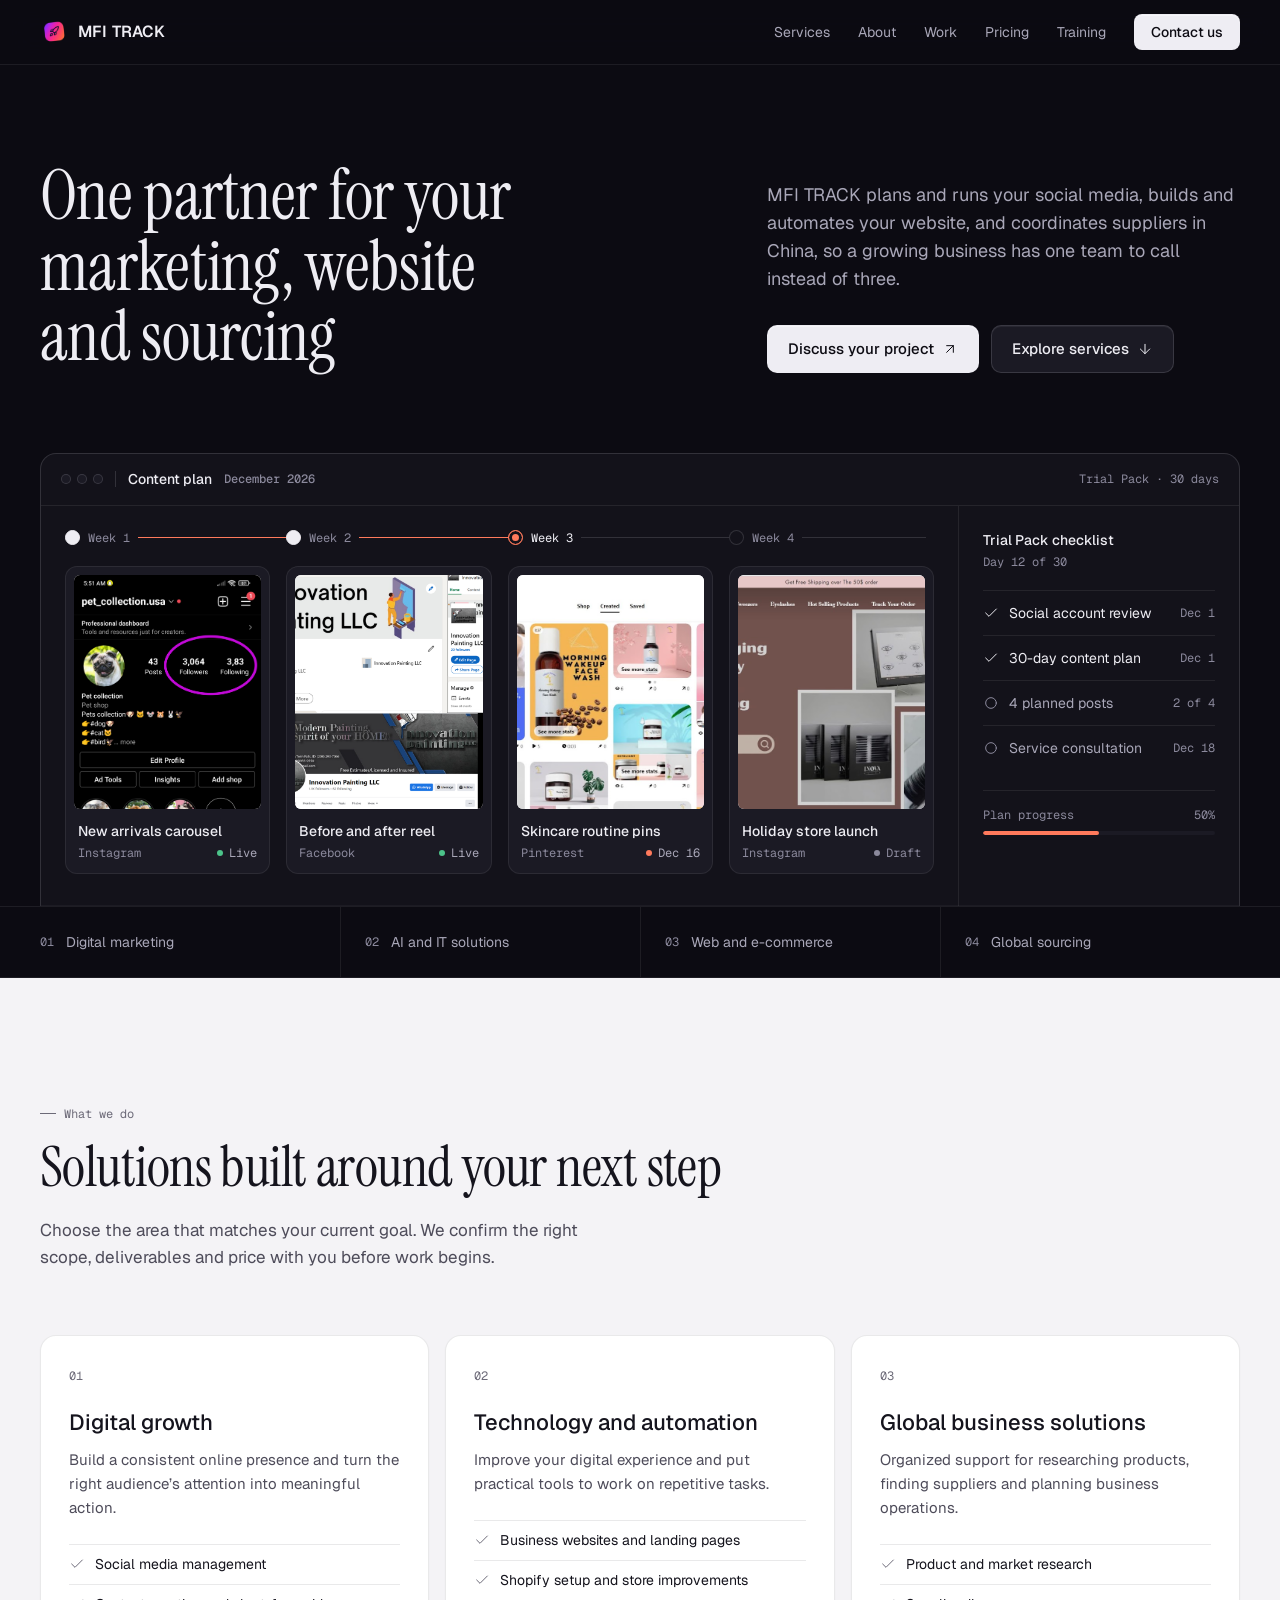
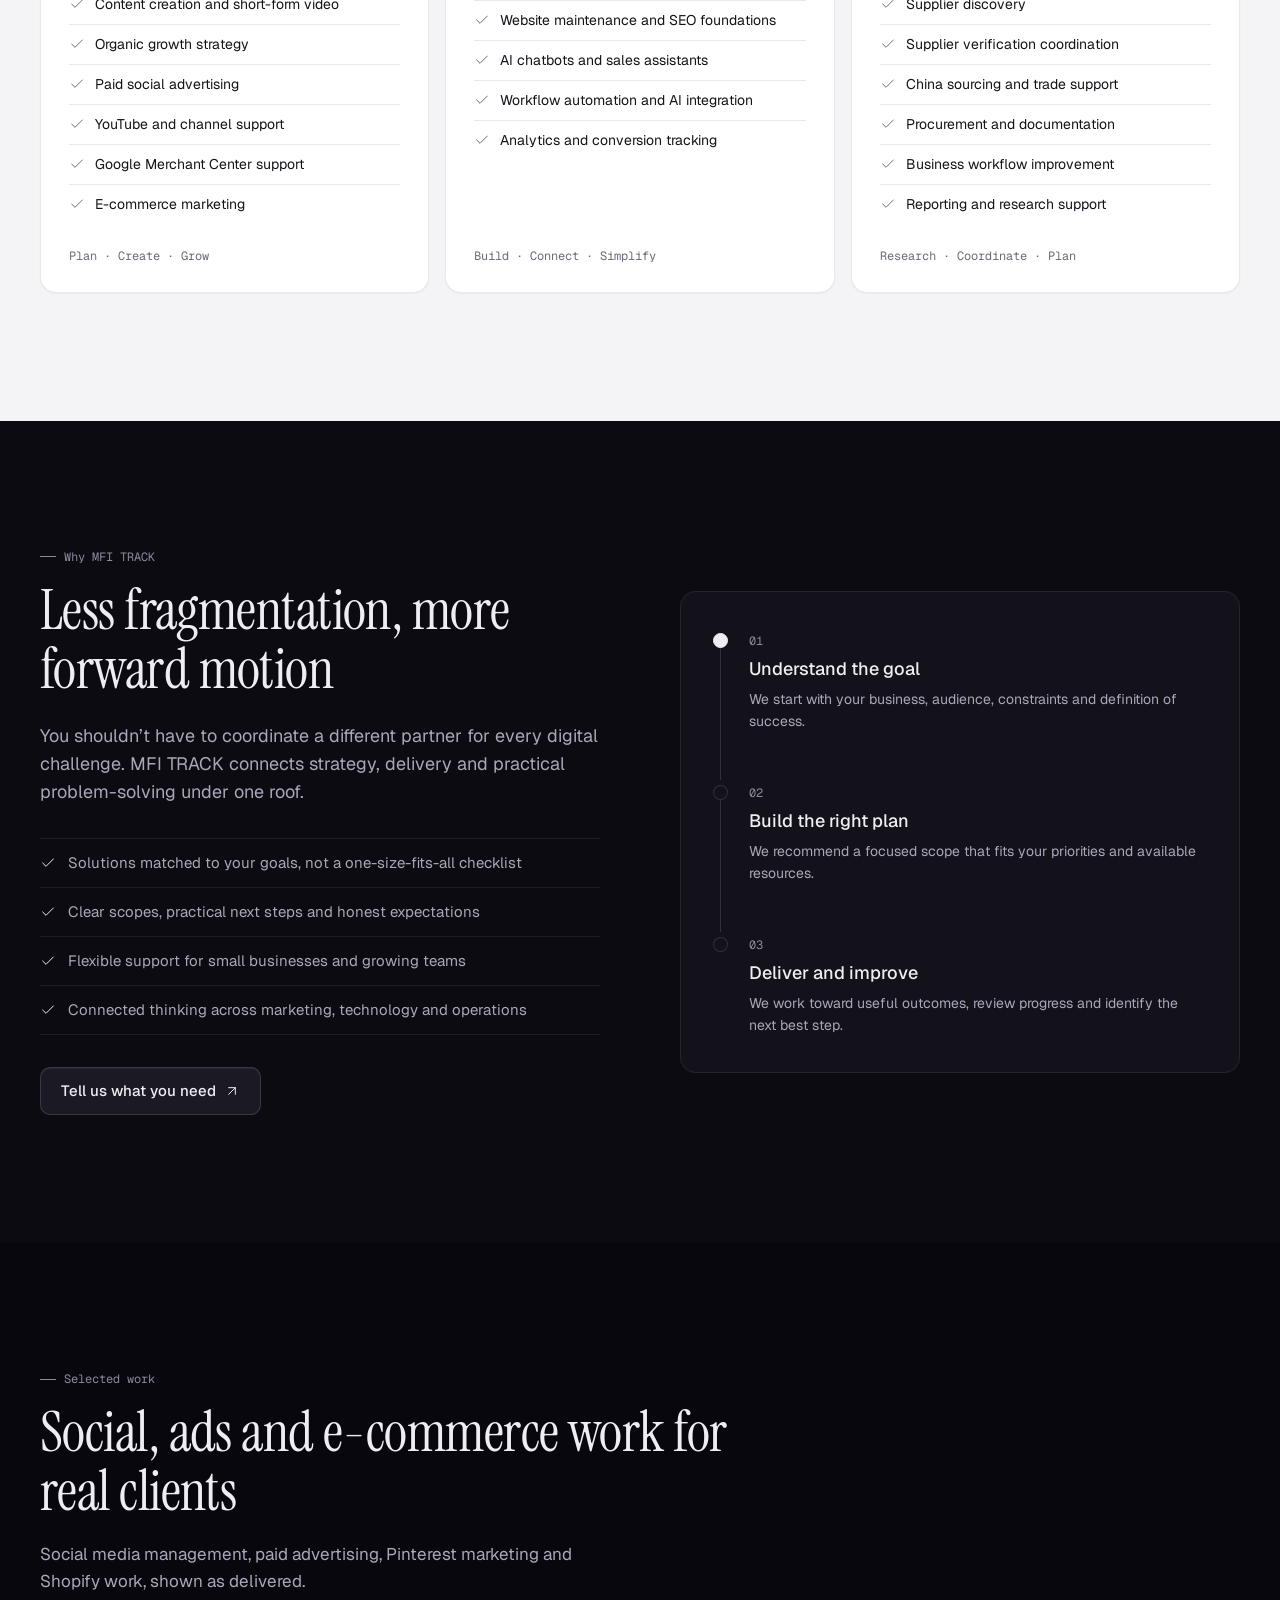
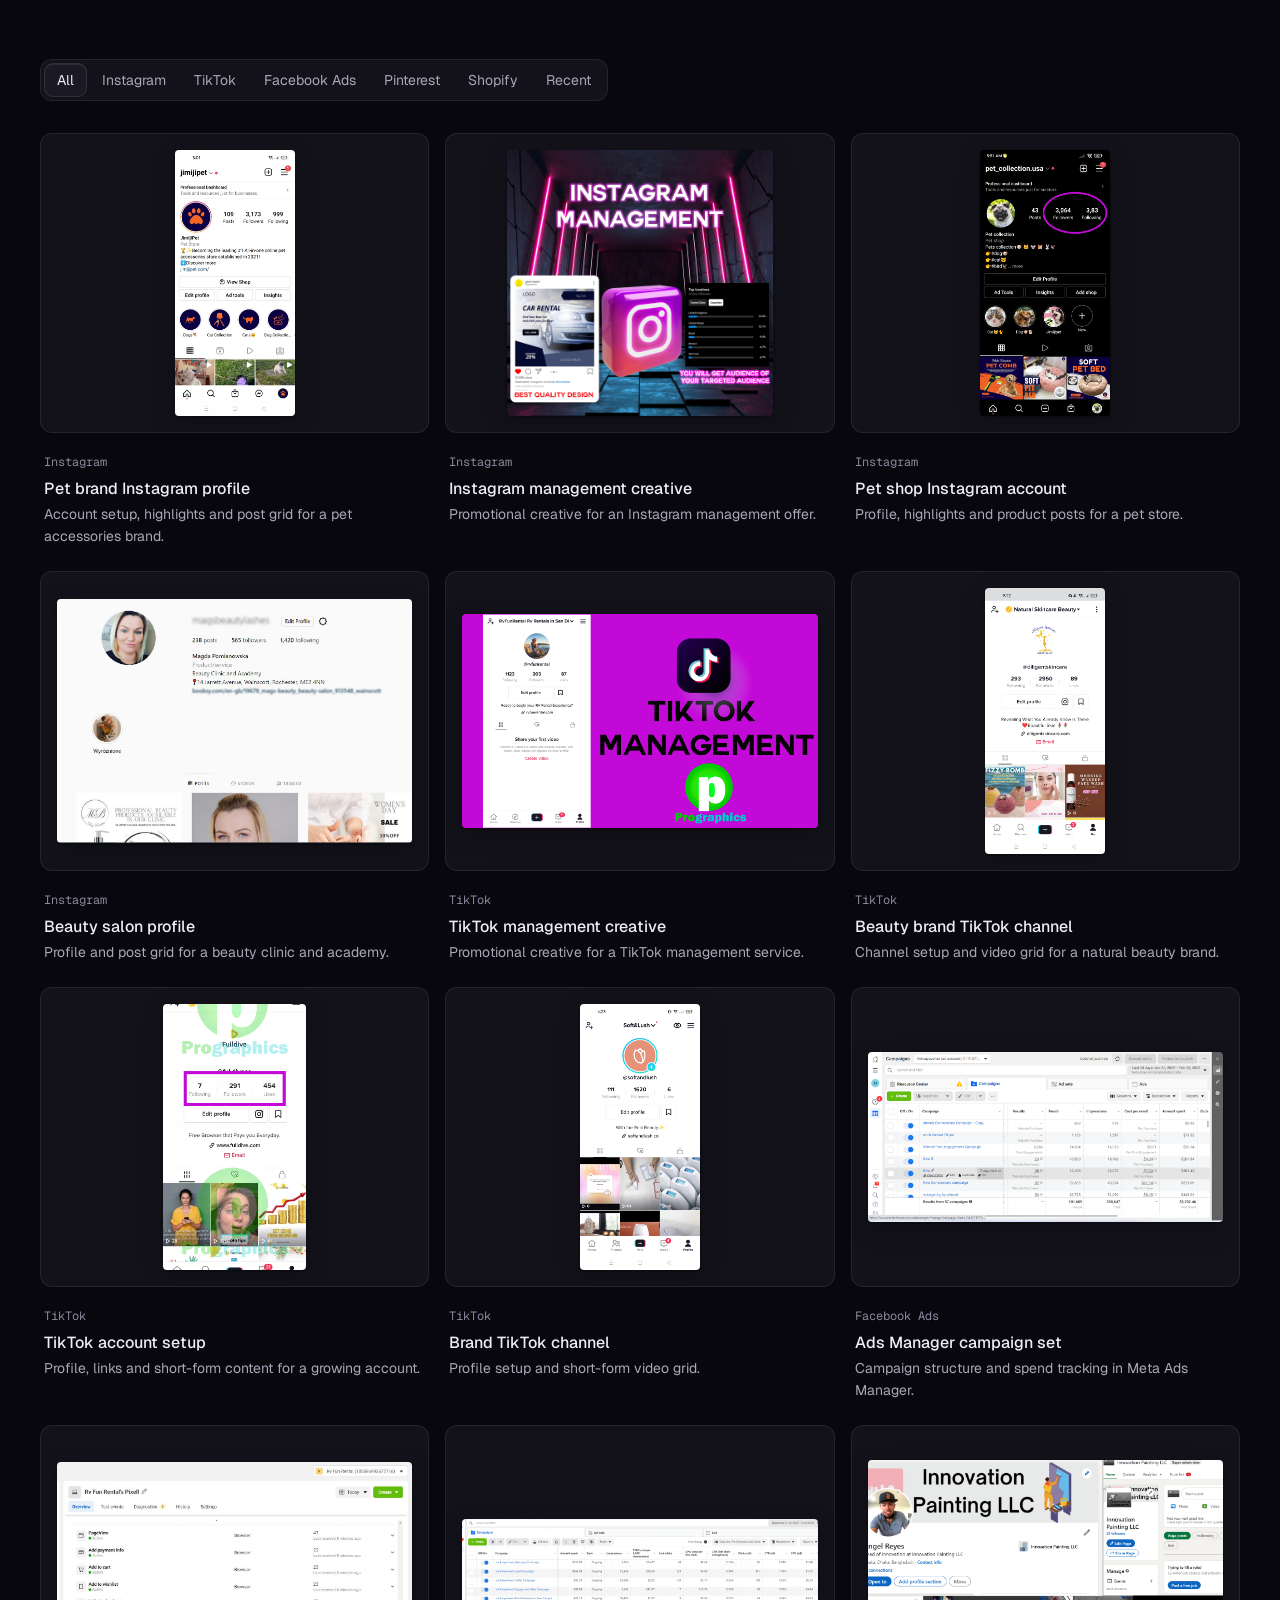
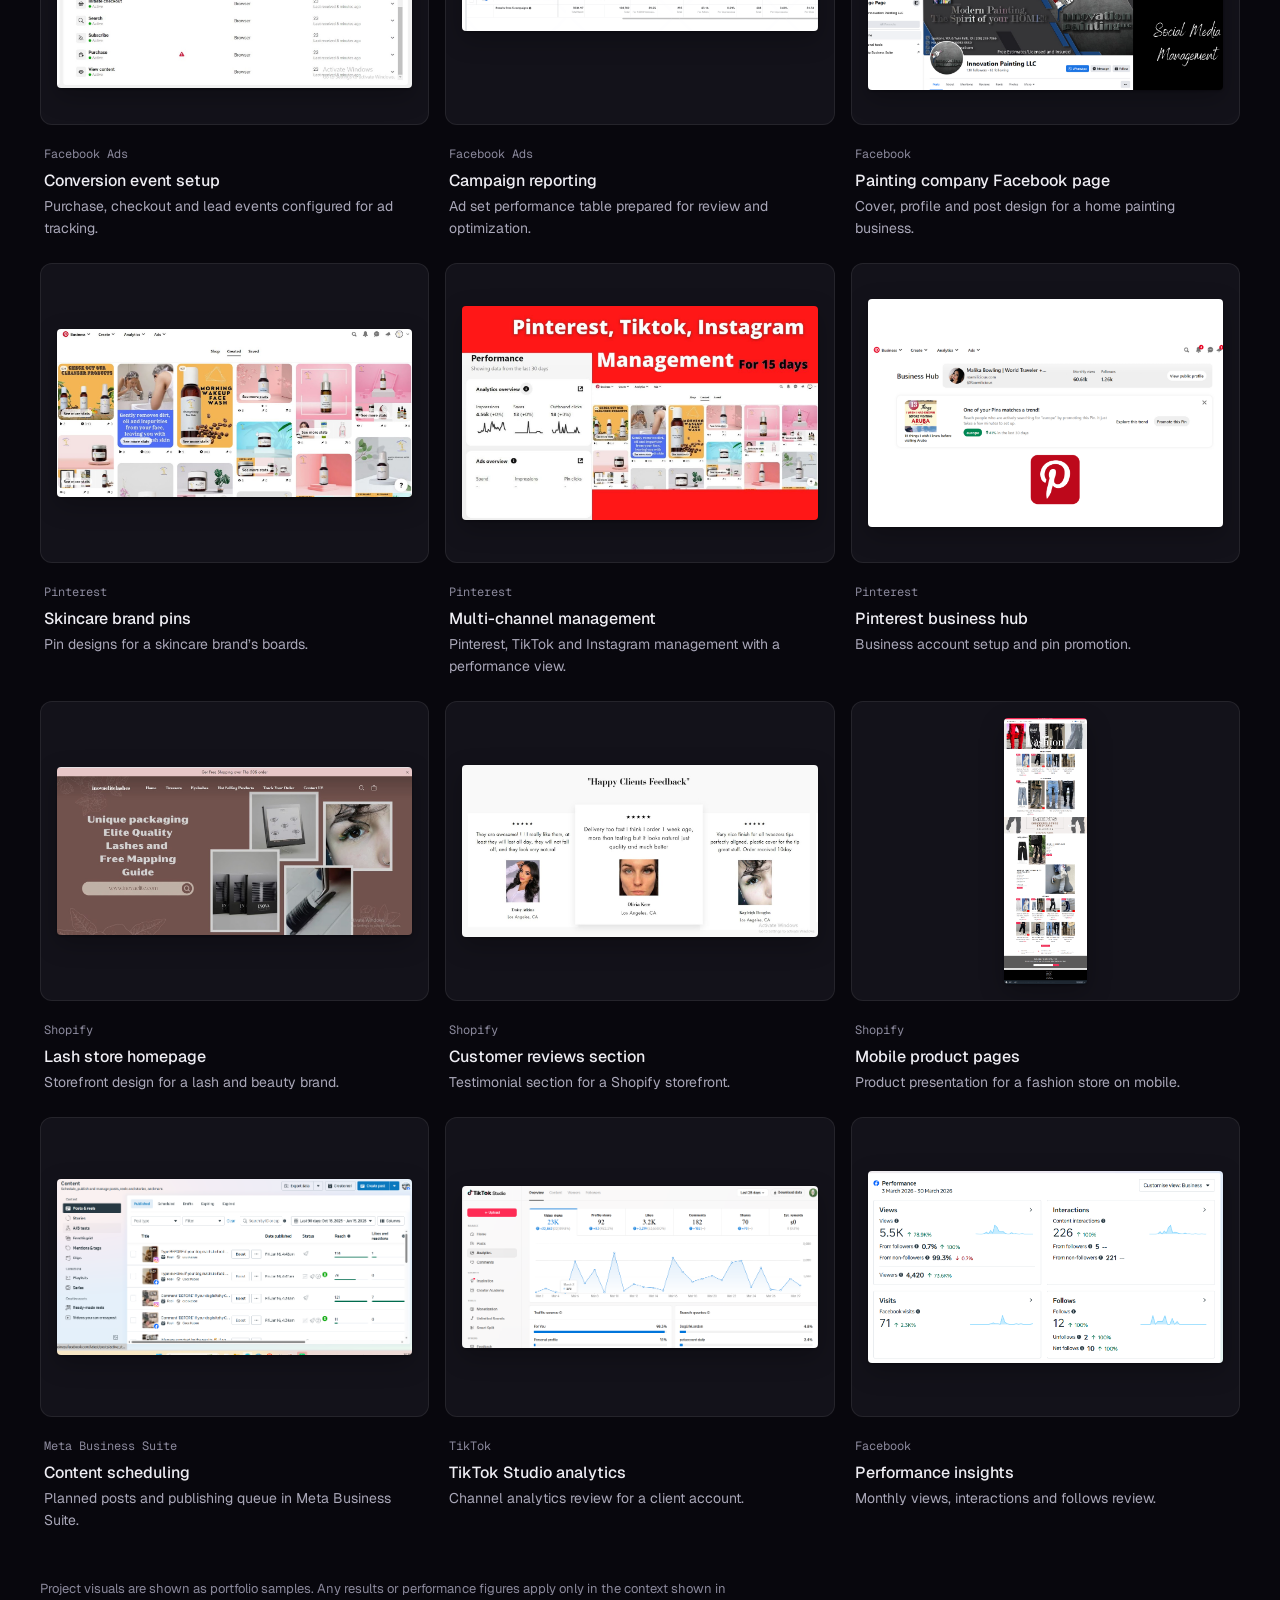
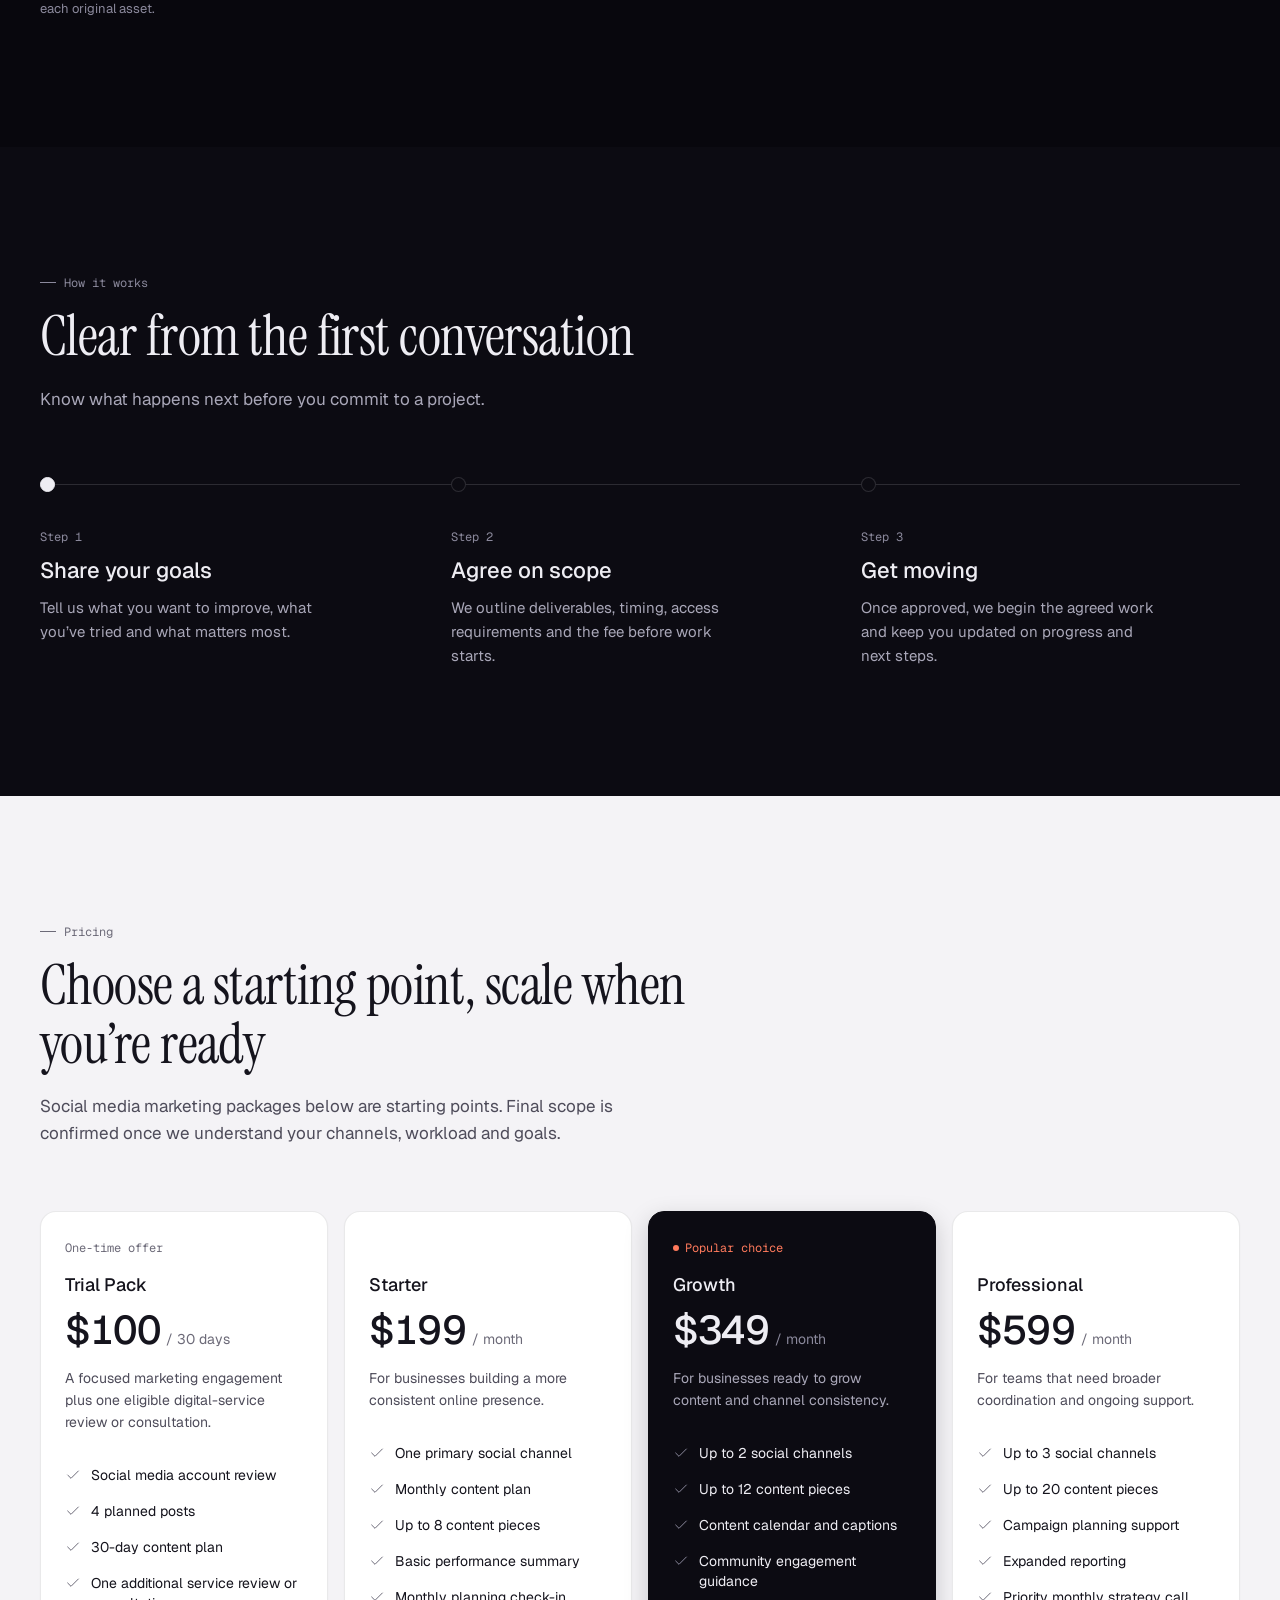
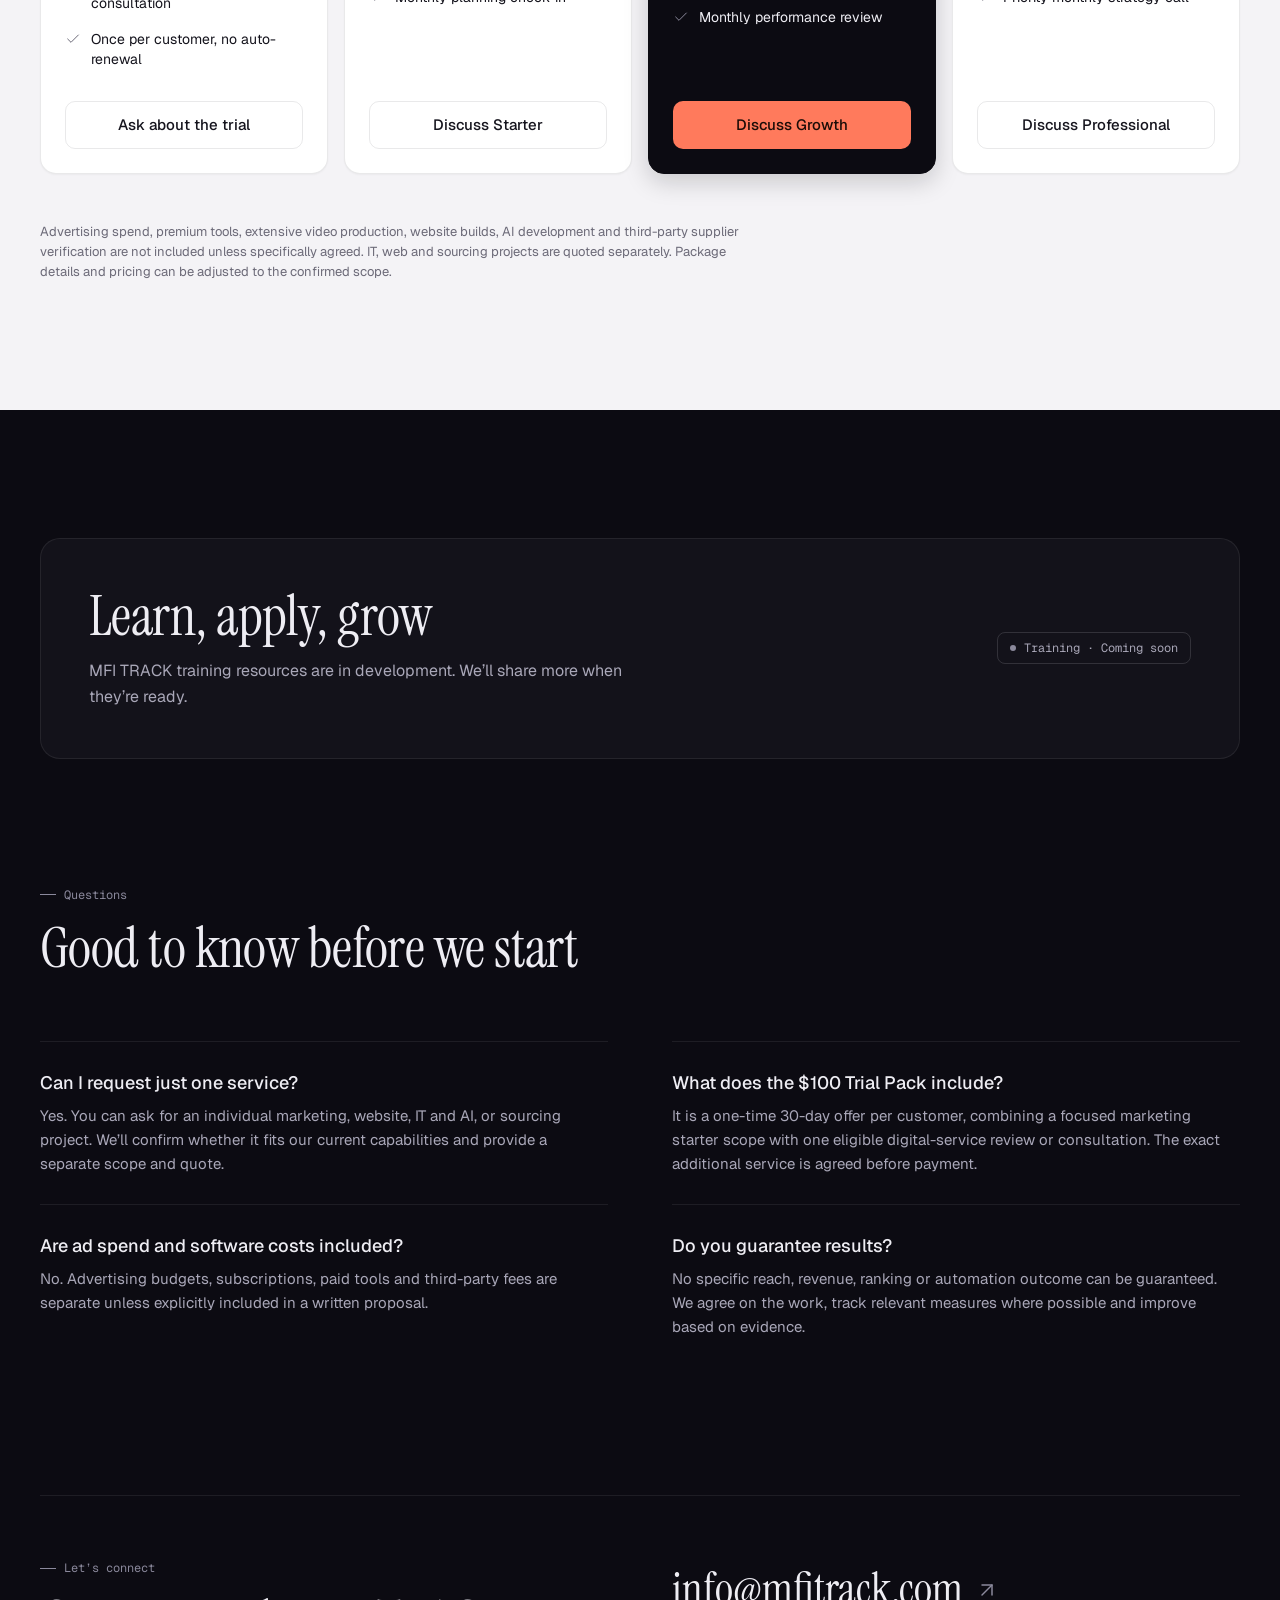
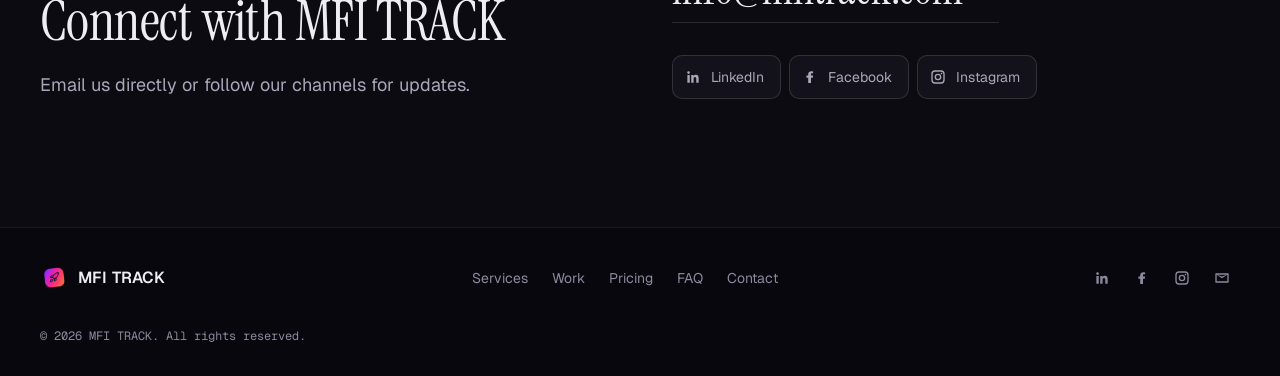
<file: index.html>
<!doctype html>
<html lang="en">
<head>
<meta charset="utf-8">
<meta name="viewport" content="width=device-width, initial-scale=1">
<title>MFI TRACK | Social Media Marketing, Websites &amp; Sourcing</title>
<meta name="description" content="MFI TRACK is one partner for social media management, content, paid ads, websites, Shopify, AI automation and China sourcing. Marketing plans from $199/month.">
<link rel="canonical" href="https://mfitrack.com/">
<meta name="robots" content="index,follow,max-image-preview:large">
<meta name="theme-color" content="#0c0b12">
<meta name="author" content="MFI TRACK">
<meta property="og:type" content="website">
<meta property="og:site_name" content="MFI TRACK">
<meta property="og:locale" content="en_US">
<meta property="og:url" content="https://mfitrack.com/">
<meta property="og:title" content="MFI TRACK — Marketing, websites and sourcing from one partner">
<meta property="og:description" content="Social media management, websites, AI automation and China sourcing support for growing businesses. Clear scopes and published pricing.">
<meta property="og:image" content="https://mfitrack.com/logo.png">
<meta name="twitter:card" content="summary">
<meta name="twitter:title" content="MFI TRACK — Marketing, websites and sourcing from one partner">
<meta name="twitter:description" content="Social media management, websites, AI automation and China sourcing support for growing businesses.">
<meta name="twitter:image" content="https://mfitrack.com/logo.png">
<link rel="icon" href="/favicon.svg" type="image/svg+xml">
<link rel="icon" href="/logo.png?v=4" type="image/png">
<link rel="apple-touch-icon" href="/logo.png?v=4">
<link rel="preconnect" href="https://fonts.googleapis.com">
<link rel="preconnect" href="https://fonts.gstatic.com" crossorigin>
<link rel="stylesheet" href="https://fonts.googleapis.com/css2?family=Geist:wght@400;500;600&family=Geist+Mono&family=Instrument+Serif&display=swap">
<link rel="stylesheet" href="/site.css?v=5">
<link rel="preload" as="image" href="/portfolio/Instagram/4.png">
<script type="application/ld+json">
{
"@context": "https://schema.org",
"@graph": [
{
"@type": "ProfessionalService",
"@id": "https://mfitrack.com/#organization",
"name": "MFI TRACK",
"url": "https://mfitrack.com/",
"logo": "https://mfitrack.com/logo.png",
"image": "https://mfitrack.com/logo.png",
"email": "info@mfitrack.com",
"description": "Marketing, technology and business solutions: social media management, content creation, paid social, websites, Shopify, AI automation and China sourcing support.",
"sameAs": [
"https://www.linkedin.com/company/mfi-track/",
"https://www.facebook.com/profile.php?id=61596431692249",
"https://www.instagram.com/mfitrack"
],
"priceRange": "$100–$599",
"contactPoint": {
"@type": "ContactPoint",
"contactType": "sales",
"email": "info@mfitrack.com",
"availableLanguage": [
"English"
]
},
"knowsAbout": [
"Social media management",
"Content creation",
"Paid social advertising",
"Pinterest marketing",
"Shopify",
"Website development",
"SEO",
"AI chatbots",
"Workflow automation",
"China sourcing",
"Supplier discovery"
],
"hasOfferCatalog": {
"@type": "OfferCatalog",
"name": "Social media marketing packages",
"itemListElement": [
{
"@type": "Offer",
"name": "Trial Pack",
"price": "100",
"priceCurrency": "USD",
"description": "One-time 30-day offer: social account review, 4 planned posts, 30-day content plan and one service review or consultation."
},
{
"@type": "Offer",
"name": "Starter",
"price": "199",
"priceCurrency": "USD",
"priceSpecification": {
"@type": "UnitPriceSpecification",
"price": "199",
"priceCurrency": "USD",
"unitCode": "MON"
},
"description": "One social channel, monthly content plan, up to 8 content pieces."
},
{
"@type": "Offer",
"name": "Growth",
"price": "349",
"priceCurrency": "USD",
"priceSpecification": {
"@type": "UnitPriceSpecification",
"price": "349",
"priceCurrency": "USD",
"unitCode": "MON"
},
"description": "Up to 2 social channels, up to 12 content pieces, content calendar and captions."
},
{
"@type": "Offer",
"name": "Professional",
"price": "599",
"priceCurrency": "USD",
"priceSpecification": {
"@type": "UnitPriceSpecification",
"price": "599",
"priceCurrency": "USD",
"unitCode": "MON"
},
"description": "Up to 3 social channels, up to 20 content pieces, campaign planning and expanded reporting."
}
]
}
},
{
"@type": "WebSite",
"@id": "https://mfitrack.com/#website",
"url": "https://mfitrack.com/",
"name": "MFI TRACK",
"publisher": {
"@id": "https://mfitrack.com/#organization"
},
"inLanguage": "en"
},
{
"@type": "WebPage",
"@id": "https://mfitrack.com/#webpage",
"url": "https://mfitrack.com/",
"name": "MFI TRACK — Social Media Marketing, Websites & China Sourcing",
"isPartOf": {
"@id": "https://mfitrack.com/#website"
},
"about": {
"@id": "https://mfitrack.com/#organization"
}
},
{
"@type": "FAQPage",
"@id": "https://mfitrack.com/#faq",
"mainEntity": [
{
"@type": "Question",
"name": "Can I request just one service?",
"acceptedAnswer": {
"@type": "Answer",
"text": "Yes. You can ask for an individual marketing, website, IT and AI, or sourcing project. We’ll confirm whether it fits our current capabilities and provide a separate scope and quote."
}
},
{
"@type": "Question",
"name": "What does the $100 Trial Pack include?",
"acceptedAnswer": {
"@type": "Answer",
"text": "It is a one-time 30-day offer per customer, combining a focused marketing starter scope with one eligible digital-service review or consultation. The exact additional service is agreed before payment."
}
},
{
"@type": "Question",
"name": "Are ad spend and software costs included?",
"acceptedAnswer": {
"@type": "Answer",
"text": "No. Advertising budgets, subscriptions, paid tools and third-party fees are separate unless explicitly included in a written proposal."
}
},
{
"@type": "Question",
"name": "Do you guarantee results?",
"acceptedAnswer": {
"@type": "Answer",
"text": "No specific reach, revenue, ranking or automation outcome can be guaranteed. We agree on the work, track relevant measures where possible and improve based on evidence."
}
}
]
}
]
}
</script>
</head>
<body>
<svg width="0" height="0" style="position:absolute" aria-hidden="true">
<symbol id="i-up-right" viewBox="0 0 24 24"><path d="M7 7h10v10"/><path d="M7 17 17 7"/></symbol>
<symbol id="i-down" viewBox="0 0 24 24"><path d="M12 5v14"/><path d="m19 12-7 7-7-7"/></symbol>
<symbol id="i-check" viewBox="0 0 24 24"><path d="M20 6 9 17l-5-5"/></symbol>
<symbol id="i-circle" viewBox="0 0 24 24"><circle cx="12" cy="12" r="8"/></symbol>
<symbol id="i-menu" viewBox="0 0 24 24"><path d="M4 7h16"/><path d="M4 12h16"/><path d="M4 17h16"/></symbol>
<symbol id="i-mail" viewBox="0 0 24 24"><rect x="3" y="5" width="18" height="14" rx="2"/><path d="m3 7 9 6 9-6"/></symbol>
</svg>
<a class="skip" href="#main">Skip to content</a>
<header class="topbar">
<div class="container nav">
<a class="brand" href="/" aria-label="MFI TRACK home">
<img src="/logo.png?v=4" width="28" height="28" alt="">
<span>MFI TRACK</span>
</a>
<button class="menu-toggle" aria-expanded="false" aria-controls="navlinks"><svg class="icon"><use href="#i-menu"/></svg>Menu</button>
<nav class="navlinks" id="navlinks" aria-label="Main">
<a href="#services">Services</a>
<a href="#about">About</a>
<a href="#work">Work</a>
<a href="#pricing">Pricing</a>
<a href="#training">Training</a>
<a class="btn btn-primary btn-sm" href="/contact.html">Contact us</a>
</nav>
</div>
</header>
<main id="main">
<section class="hero" id="home">
<div class="container">
<div class="hero-top">
<h1 class="display">One partner for your marketing, website and sourcing</h1>
<div class="hero-side">
<p class="lead">MFI TRACK plans and runs your social media, builds and automates your website, and coordinates suppliers in China, so a growing business has one team to call instead of three.</p>
<div class="actions">
<a class="btn btn-primary" href="/contact.html">Discuss your project <svg class="icon"><use href="#i-up-right"/></svg></a>
<a class="btn btn-secondary" href="#services">Explore services <svg class="icon"><use href="#i-down"/></svg></a>
</div>
</div>
</div>
<div class="hero-board" role="img" aria-label="Example of an MFI TRACK 30-day content plan with four planned posts across Instagram, Facebook and Pinterest">
<div class="board" aria-hidden="true">
<div class="board-bar">
<div class="left"><span class="dots"><i></i><i></i><i></i></span><span class="sep"></span>Content plan<span class="mono meta">December 2026</span></div>
<span class="mono meta">Trial Pack · 30 days</span>
</div>
<div class="board-body">
<div class="weeks">
<div class="track">
<span class="node done"><i></i><span class="mono">Week 1</span></span>
<span class="node done"><i></i><span class="mono">Week 2</span></span>
<span class="node now"><i></i><span class="mono">Week 3</span></span>
<span class="node"><i></i><span class="mono">Week 4</span></span>
</div>
<div class="posts">
<div class="post"><div class="thumb"><img src="/portfolio/Instagram/4.png" width="1002" height="2048" alt=""></div><div class="post-meta"><strong>New arrivals carousel</strong><div class="row mono"><span>Instagram</span><span class="status live">Live</span></div></div></div>
<div class="post"><div class="thumb"><img src="/portfolio/facebook%20ads/11.png" width="1185" height="769" alt="" loading="lazy"></div><div class="post-meta"><strong>Before and after reel</strong><div class="row mono"><span>Facebook</span><span class="status live">Live</span></div></div></div>
<div class="post"><div class="thumb"><img src="/portfolio/Pinterest/1.jpg" width="1280" height="603" alt="" loading="lazy"></div><div class="post-meta"><strong>Skincare routine pins</strong><div class="row mono"><span>Pinterest</span><span class="status next">Dec 16</span></div></div></div>
<div class="post"><div class="thumb"><img src="/portfolio/Shopify%20Store/1.jpg" width="1280" height="603" alt="" loading="lazy"></div><div class="post-meta"><strong>Holiday store launch</strong><div class="row mono"><span>Instagram</span><span class="status">Draft</span></div></div></div>
</div>
</div>
<div class="aside">
<h3>Trial Pack checklist</h3>
<p class="mono meta">Day 12 of 30</p>
<ul class="checks">
<li class="ok"><svg class="icon"><use href="#i-check"/></svg>Social account review<span class="mono">Dec 1</span></li>
<li class="ok"><svg class="icon"><use href="#i-check"/></svg>30-day content plan<span class="mono">Dec 1</span></li>
<li><svg class="icon"><use href="#i-circle"/></svg>4 planned posts<span class="mono">2 of 4</span></li>
<li><svg class="icon"><use href="#i-circle"/></svg>Service consultation<span class="mono">Dec 18</span></li>
</ul>
<div class="progress">
<div class="row mono"><span>Plan progress</span><span>50%</span></div>
<div class="bar"><i></i></div>
</div>
</div>
</div>
</div>
</div>
</div>
</section>
<div class="strip">
<ul class="container">
<li><span class="mono">01</span>Digital marketing</li>
<li><span class="mono">02</span>AI and IT solutions</li>
<li><span class="mono">03</span>Web and e-commerce</li>
<li><span class="mono">04</span>Global sourcing</li>
</ul>
</div>
<section class="section light" id="services">
<div class="container">
<div class="section-head">
<p class="kicker mono">What we do</p>
<h2 class="display">Solutions built around your next step</h2>
<p class="lead">Choose the area that matches your current goal. We confirm the right scope, deliverables and price with you before work begins.</p>
</div>
<div class="services">
<article class="svc">
<span class="mono">01</span>
<h3>Digital growth</h3>
<p>Build a consistent online presence and turn the right audience’s attention into meaningful action.</p>
<ul>
<li><svg class="icon"><use href="#i-check"/></svg>Social media management</li>
<li><svg class="icon"><use href="#i-check"/></svg>Content creation and short-form video</li>
<li><svg class="icon"><use href="#i-check"/></svg>Organic growth strategy</li>
<li><svg class="icon"><use href="#i-check"/></svg>Paid social advertising</li>
<li><svg class="icon"><use href="#i-check"/></svg>YouTube and channel support</li>
<li><svg class="icon"><use href="#i-check"/></svg>Google Merchant Center support</li>
<li><svg class="icon"><use href="#i-check"/></svg>E-commerce marketing</li>
</ul>
<span class="tag mono">Plan · Create · Grow</span>
</article>
<article class="svc">
<span class="mono">02</span>
<h3>Technology and automation</h3>
<p>Improve your digital experience and put practical tools to work on repetitive tasks.</p>
<ul>
<li><svg class="icon"><use href="#i-check"/></svg>Business websites and landing pages</li>
<li><svg class="icon"><use href="#i-check"/></svg>Shopify setup and store improvements</li>
<li><svg class="icon"><use href="#i-check"/></svg>Website maintenance and SEO foundations</li>
<li><svg class="icon"><use href="#i-check"/></svg>AI chatbots and sales assistants</li>
<li><svg class="icon"><use href="#i-check"/></svg>Workflow automation and AI integration</li>
<li><svg class="icon"><use href="#i-check"/></svg>Analytics and conversion tracking</li>
</ul>
<span class="tag mono">Build · Connect · Simplify</span>
</article>
<article class="svc">
<span class="mono">03</span>
<h3>Global business solutions</h3>
<p>Organized support for researching products, finding suppliers and planning business operations.</p>
<ul>
<li><svg class="icon"><use href="#i-check"/></svg>Product and market research</li>
<li><svg class="icon"><use href="#i-check"/></svg>Supplier discovery</li>
<li><svg class="icon"><use href="#i-check"/></svg>Supplier verification coordination</li>
<li><svg class="icon"><use href="#i-check"/></svg>China sourcing and trade support</li>
<li><svg class="icon"><use href="#i-check"/></svg>Procurement and documentation</li>
<li><svg class="icon"><use href="#i-check"/></svg>Business workflow improvement</li>
<li><svg class="icon"><use href="#i-check"/></svg>Reporting and research support</li>
</ul>
<span class="tag mono">Research · Coordinate · Plan</span>
</article>
</div>
</div>
</section>
<section class="section" id="about">
<div class="container split">
<div>
<p class="kicker mono">Why MFI TRACK</p>
<h2 class="display">Less fragmentation, more forward motion</h2>
<p class="lead">You shouldn’t have to coordinate a different partner for every digital challenge. MFI TRACK connects strategy, delivery and practical problem-solving under one roof.</p>
<ul class="ticks">
<li><svg class="icon"><use href="#i-check"/></svg>Solutions matched to your goals, not a one-size-fits-all checklist</li>
<li><svg class="icon"><use href="#i-check"/></svg>Clear scopes, practical next steps and honest expectations</li>
<li><svg class="icon"><use href="#i-check"/></svg>Flexible support for small businesses and growing teams</li>
<li><svg class="icon"><use href="#i-check"/></svg>Connected thinking across marketing, technology and operations</li>
</ul>
<a class="btn btn-secondary" href="/contact.html">Tell us what you need <svg class="icon"><use href="#i-up-right"/></svg></a>
</div>
<div class="vtrack">
<div class="vstep"><i></i><div><span class="mono">01</span><h3>Understand the goal</h3><p>We start with your business, audience, constraints and definition of success.</p></div></div>
<div class="vstep"><i></i><div><span class="mono">02</span><h3>Build the right plan</h3><p>We recommend a focused scope that fits your priorities and available resources.</p></div></div>
<div class="vstep"><i></i><div><span class="mono">03</span><h3>Deliver and improve</h3><p>We work toward useful outcomes, review progress and identify the next best step.</p></div></div>
</div>
</div>
</section>
<section class="section deep" id="work">
<div class="container">
<div class="section-head">
<p class="kicker mono">Selected work</p>
<h2 class="display">Social, ads and e-commerce work for real clients</h2>
<p class="lead">Social media management, paid advertising, Pinterest marketing and Shopify work, shown as delivered.</p>
</div>
<div class="filters" role="group" aria-label="Filter work by channel">
<button class="filter" data-filter="all" aria-pressed="true">All</button>
<button class="filter" data-filter="instagram" aria-pressed="false">Instagram</button>
<button class="filter" data-filter="tiktok" aria-pressed="false">TikTok</button>
<button class="filter" data-filter="facebook" aria-pressed="false">Facebook Ads</button>
<button class="filter" data-filter="pinterest" aria-pressed="false">Pinterest</button>
<button class="filter" data-filter="shopify" aria-pressed="false">Shopify</button>
<button class="filter" data-filter="recent" aria-pressed="false">Recent</button>
</div>
<div class="gallery" id="gallery" aria-live="polite">
<figure class="work" data-cat="instagram"><div class="mat"><img src="/portfolio/Instagram/1.jpg" width="922" height="2048" alt="Pet brand Instagram profile: Account setup, highlights and post grid for a pet accessories brand — Instagram work by MFI TRACK" decoding="async"></div><figcaption><span class="mono">Instagram</span><h3>Pet brand Instagram profile</h3><p>Account setup, highlights and post grid for a pet accessories brand.</p></figcaption></figure>
<figure class="work" data-cat="instagram"><div class="mat"><img src="/portfolio/Instagram/2.jpg" width="1280" height="1280" alt="Instagram management creative: Promotional creative for an Instagram management offer — Instagram work by MFI TRACK" decoding="async"></div><figcaption><span class="mono">Instagram</span><h3>Instagram management creative</h3><p>Promotional creative for an Instagram management offer.</p></figcaption></figure>
<figure class="work" data-cat="instagram"><div class="mat"><img src="/portfolio/Instagram/4.png" width="1002" height="2048" alt="Pet shop Instagram account: Profile, highlights and product posts for a pet store — Instagram work by MFI TRACK" decoding="async"></div><figcaption><span class="mono">Instagram</span><h3>Pet shop Instagram account</h3><p>Profile, highlights and product posts for a pet store.</p></figcaption></figure>
<figure class="work" data-cat="instagram"><div class="mat"><img src="/portfolio/Instagram/12.png" width="1227" height="843" alt="Beauty salon profile: Profile and post grid for a beauty clinic and academy — Instagram work by MFI TRACK" loading="lazy" decoding="async"></div><figcaption><span class="mono">Instagram</span><h3>Beauty salon profile</h3><p>Profile and post grid for a beauty clinic and academy.</p></figcaption></figure>
<figure class="work" data-cat="tiktok"><div class="mat"><img src="/portfolio/tiktok/1.png" width="1280" height="769" alt="TikTok management creative: Promotional creative for a TikTok management service — TikTok work by MFI TRACK" loading="lazy" decoding="async"></div><figcaption><span class="mono">TikTok</span><h3>TikTok management creative</h3><p>Promotional creative for a TikTok management service.</p></figcaption></figure>
<figure class="work" data-cat="tiktok"><div class="mat"><img src="/portfolio/tiktok/2.png" width="922" height="2048" alt="Beauty brand TikTok channel: Channel setup and video grid for a natural beauty brand — TikTok work by MFI TRACK" loading="lazy" decoding="async"></div><figcaption><span class="mono">TikTok</span><h3>Beauty brand TikTok channel</h3><p>Channel setup and video grid for a natural beauty brand.</p></figcaption></figure>
<figure class="work" data-cat="tiktok"><div class="mat"><img src="/portfolio/tiktok/3.png" width="561" height="1043" alt="TikTok account setup: Profile, links and short-form content for a growing account — TikTok work by MFI TRACK" loading="lazy" decoding="async"></div><figcaption><span class="mono">TikTok</span><h3>TikTok account setup</h3><p>Profile, links and short-form content for a growing account.</p></figcaption></figure>
<figure class="work" data-cat="tiktok"><div class="mat"><img src="/portfolio/tiktok/11.png" width="922" height="2048" alt="Brand TikTok channel: Profile setup and short-form video grid — TikTok work by MFI TRACK" loading="lazy" decoding="async"></div><figcaption><span class="mono">TikTok</span><h3>Brand TikTok channel</h3><p>Profile setup and short-form video grid.</p></figcaption></figure>
<figure class="work" data-cat="facebook"><div class="mat"><img src="/portfolio/facebook%20ads/1.png" width="1280" height="614" alt="Ads Manager campaign set: Campaign structure and spend tracking in Meta Ads Manager — Facebook Ads work by MFI TRACK" loading="lazy" decoding="async"></div><figcaption><span class="mono">Facebook Ads</span><h3>Ads Manager campaign set</h3><p>Campaign structure and spend tracking in Meta Ads Manager.</p></figcaption></figure>
<figure class="work" data-cat="facebook"><div class="mat"><img src="/portfolio/facebook%20ads/2.jpg" width="1280" height="817" alt="Conversion event setup: Purchase, checkout and lead events configured for ad tracking — Facebook Ads work by MFI TRACK" loading="lazy" decoding="async"></div><figcaption><span class="mono">Facebook Ads</span><h3>Conversion event setup</h3><p>Purchase, checkout and lead events configured for ad tracking.</p></figcaption></figure>
<figure class="work" data-cat="facebook"><div class="mat"><img src="/portfolio/facebook%20ads/9.png" width="680" height="215" alt="Campaign reporting: Ad set performance table prepared for review and optimization — Facebook Ads work by MFI TRACK" loading="lazy" decoding="async"></div><figcaption><span class="mono">Facebook Ads</span><h3>Campaign reporting</h3><p>Ad set performance table prepared for review and optimization.</p></figcaption></figure>
<figure class="work" data-cat="facebook"><div class="mat"><img src="/portfolio/facebook%20ads/11.png" width="1185" height="769" alt="Painting company Facebook page: Cover, profile and post design for a home painting business — Facebook work by MFI TRACK" loading="lazy" decoding="async"></div><figcaption><span class="mono">Facebook</span><h3>Painting company Facebook page</h3><p>Cover, profile and post design for a home painting business.</p></figcaption></figure>
<figure class="work" data-cat="pinterest"><div class="mat"><img src="/portfolio/Pinterest/1.jpg" width="1280" height="603" alt="Skincare brand pins: Pin designs for a skincare brand’s boards — Pinterest work by MFI TRACK" loading="lazy" decoding="async"></div><figcaption><span class="mono">Pinterest</span><h3>Skincare brand pins</h3><p>Pin designs for a skincare brand’s boards.</p></figcaption></figure>
<figure class="work" data-cat="pinterest"><div class="mat"><img src="/portfolio/Pinterest/3.jpg" width="1280" height="769" alt="Multi-channel management: Pinterest, TikTok and Instagram management with a performance view — Pinterest work by MFI TRACK" loading="lazy" decoding="async"></div><figcaption><span class="mono">Pinterest</span><h3>Multi-channel management</h3><p>Pinterest, TikTok and Instagram management with a performance view.</p></figcaption></figure>
<figure class="work" data-cat="pinterest"><div class="mat"><img src="/portfolio/Pinterest/5.png" width="1200" height="769" alt="Pinterest business hub: Business account setup and pin promotion — Pinterest work by MFI TRACK" loading="lazy" decoding="async"></div><figcaption><span class="mono">Pinterest</span><h3>Pinterest business hub</h3><p>Business account setup and pin promotion.</p></figcaption></figure>
<figure class="work" data-cat="shopify"><div class="mat"><img src="/portfolio/Shopify%20Store/1.jpg" width="1280" height="603" alt="Lash store homepage: Storefront design for a lash and beauty brand — Shopify work by MFI TRACK" loading="lazy" decoding="async"></div><figcaption><span class="mono">Shopify</span><h3>Lash store homepage</h3><p>Storefront design for a lash and beauty brand.</p></figcaption></figure>
<figure class="work" data-cat="shopify"><div class="mat"><img src="/portfolio/Shopify%20Store/3.jpg" width="1280" height="617" alt="Customer reviews section: Testimonial section for a Shopify storefront — Shopify work by MFI TRACK" loading="lazy" decoding="async"></div><figcaption><span class="mono">Shopify</span><h3>Customer reviews section</h3><p>Testimonial section for a Shopify storefront.</p></figcaption></figure>
<figure class="work" data-cat="shopify"><div class="mat"><img src="/portfolio/Shopify%20Store/13.png" width="638" height="2048" alt="Mobile product pages: Product presentation for a fashion store on mobile — Shopify work by MFI TRACK" loading="lazy" decoding="async"></div><figcaption><span class="mono">Shopify</span><h3>Mobile product pages</h3><p>Product presentation for a fashion store on mobile.</p></figcaption></figure>
<figure class="work" data-cat="recent"><div class="mat"><img src="/portfolio/recent%20project/Screenshot%202026-01-16%20101010.png" width="1790" height="886" alt="Content scheduling: Planned posts and publishing queue in Meta Business Suite — Meta Business Suite work by MFI TRACK" loading="lazy" decoding="async"></div><figcaption><span class="mono">Meta Business Suite</span><h3>Content scheduling</h3><p>Planned posts and publishing queue in Meta Business Suite.</p></figcaption></figure>
<figure class="work" data-cat="recent"><div class="mat"><img src="/portfolio/recent%20project/d1.png" width="1876" height="858" alt="TikTok Studio analytics: Channel analytics review for a client account — TikTok work by MFI TRACK" loading="lazy" decoding="async"></div><figcaption><span class="mono">TikTok</span><h3>TikTok Studio analytics</h3><p>Channel analytics review for a client account.</p></figcaption></figure>
<figure class="work" data-cat="recent"><div class="mat"><img src="/portfolio/recent%20project/d2.png" width="1253" height="680" alt="Performance insights: Monthly views, interactions and follows review — Facebook work by MFI TRACK" loading="lazy" decoding="async"></div><figcaption><span class="mono">Facebook</span><h3>Performance insights</h3><p>Monthly views, interactions and follows review.</p></figcaption></figure>
</div>
<p class="fineprint">Project visuals are shown as portfolio samples. Any results or performance figures apply only in the context shown in each original asset.</p>
</div>
</section>
<section class="section" id="process">
<div class="container">
<div class="section-head">
<p class="kicker mono">How it works</p>
<h2 class="display">Clear from the first conversation</h2>
<p class="lead">Know what happens next before you commit to a project.</p>
</div>
<ol class="steps" style="list-style:none;padding:0;margin:0">
<li class="step"><i></i><span class="mono">Step 1</span><h3>Share your goals</h3><p>Tell us what you want to improve, what you’ve tried and what matters most.</p></li>
<li class="step"><i></i><span class="mono">Step 2</span><h3>Agree on scope</h3><p>We outline deliverables, timing, access requirements and the fee before work starts.</p></li>
<li class="step"><i></i><span class="mono">Step 3</span><h3>Get moving</h3><p>Once approved, we begin the agreed work and keep you updated on progress and next steps.</p></li>
</ol>
</div>
</section>
<section class="section light" id="pricing">
<div class="container">
<div class="section-head">
<p class="kicker mono">Pricing</p>
<h2 class="display">Choose a starting point, scale when you’re ready</h2>
<p class="lead">Social media marketing packages below are starting points. Final scope is confirmed once we understand your channels, workload and goals.</p>
</div>
<div class="prices">
<article class="price">
<span class="label mono">One-time offer</span>
<h3>Trial Pack</h3>
<div class="amount"><strong>$100</strong><span>/ 30 days</span></div>
<p>A focused marketing engagement plus one eligible digital-service review or consultation.</p>
<ul>
<li><svg class="icon"><use href="#i-check"/></svg>Social media account review</li>
<li><svg class="icon"><use href="#i-check"/></svg>4 planned posts</li>
<li><svg class="icon"><use href="#i-check"/></svg>30-day content plan</li>
<li><svg class="icon"><use href="#i-check"/></svg>One additional service review or consultation</li>
<li><svg class="icon"><use href="#i-check"/></svg>Once per customer, no auto-renewal</li>
</ul>
<a class="btn btn-quiet" href="/contact.html">Ask about the trial</a>
</article>
<article class="price">
<span class="label mono"></span>
<h3>Starter</h3>
<div class="amount"><strong>$199</strong><span>/ month</span></div>
<p>For businesses building a more consistent online presence.</p>
<ul>
<li><svg class="icon"><use href="#i-check"/></svg>One primary social channel</li>
<li><svg class="icon"><use href="#i-check"/></svg>Monthly content plan</li>
<li><svg class="icon"><use href="#i-check"/></svg>Up to 8 content pieces</li>
<li><svg class="icon"><use href="#i-check"/></svg>Basic performance summary</li>
<li><svg class="icon"><use href="#i-check"/></svg>Monthly planning check-in</li>
</ul>
<a class="btn btn-quiet" href="/contact.html">Discuss Starter</a>
</article>
<article class="price featured">
<span class="label mono">Popular choice</span>
<h3>Growth</h3>
<div class="amount"><strong>$349</strong><span>/ month</span></div>
<p>For businesses ready to grow content and channel consistency.</p>
<ul>
<li><svg class="icon"><use href="#i-check"/></svg>Up to 2 social channels</li>
<li><svg class="icon"><use href="#i-check"/></svg>Up to 12 content pieces</li>
<li><svg class="icon"><use href="#i-check"/></svg>Content calendar and captions</li>
<li><svg class="icon"><use href="#i-check"/></svg>Community engagement guidance</li>
<li><svg class="icon"><use href="#i-check"/></svg>Monthly performance review</li>
</ul>
<a class="btn btn-accent" href="/contact.html">Discuss Growth</a>
</article>
<article class="price">
<span class="label mono"></span>
<h3>Professional</h3>
<div class="amount"><strong>$599</strong><span>/ month</span></div>
<p>For teams that need broader coordination and ongoing support.</p>
<ul>
<li><svg class="icon"><use href="#i-check"/></svg>Up to 3 social channels</li>
<li><svg class="icon"><use href="#i-check"/></svg>Up to 20 content pieces</li>
<li><svg class="icon"><use href="#i-check"/></svg>Campaign planning support</li>
<li><svg class="icon"><use href="#i-check"/></svg>Expanded reporting</li>
<li><svg class="icon"><use href="#i-check"/></svg>Priority monthly strategy call</li>
</ul>
<a class="btn btn-quiet" href="/contact.html">Discuss Professional</a>
</article>
</div>
<p class="fineprint">Advertising spend, premium tools, extensive video production, website builds, AI development and third-party supplier verification are not included unless specifically agreed. IT, web and sourcing projects are quoted separately. Package details and pricing can be adjusted to the confirmed scope.</p>
</div>
</section>
<section class="section" id="training" style="padding-bottom:64px">
<div class="container">
<div class="training">
<div>
<h2 class="display">Learn, apply, grow</h2>
<p class="lead">MFI TRACK training resources are in development. We’ll share more when they’re ready.</p>
</div>
<span class="soon mono">Training · Coming soon</span>
</div>
</div>
</section>
<section class="section" id="faq" style="padding-top:64px">
<div class="container">
<div class="section-head">
<p class="kicker mono">Questions</p>
<h2 class="display">Good to know before we start</h2>
</div>
<div class="faq">
<article><h3>Can I request just one service?</h3><p>Yes. You can ask for an individual marketing, website, IT and AI, or sourcing project. We’ll confirm whether it fits our current capabilities and provide a separate scope and quote.</p></article>
<article><h3>What does the $100 Trial Pack include?</h3><p>It is a one-time 30-day offer per customer, combining a focused marketing starter scope with one eligible digital-service review or consultation. The exact additional service is agreed before payment.</p></article>
<article><h3>Are ad spend and software costs included?</h3><p>No. Advertising budgets, subscriptions, paid tools and third-party fees are separate unless explicitly included in a written proposal.</p></article>
<article><h3>Do you guarantee results?</h3><p>No specific reach, revenue, ranking or automation outcome can be guaranteed. We agree on the work, track relevant measures where possible and improve based on evidence.</p></article>
</div>
</div>
</section>
<section class="section" id="contact" style="padding-top:0">
<div class="container contact">
<div>
<p class="kicker mono">Let’s connect</p>
<h2 class="display">Connect with MFI TRACK</h2>
<p class="lead">Email us directly or follow our channels for updates.</p>
</div>
<div>
<a class="mail" href="mailto:info@mfitrack.com">info@mfitrack.com <svg class="icon"><use href="#i-up-right"/></svg></a>
<div class="socials">
<a href="https://www.linkedin.com/company/mfi-track/" target="_blank" rel="noopener noreferrer"><svg viewBox="0 0 24 24" aria-hidden="true"><path d="M20.45 20.45h-3.56v-5.57c0-1.33-.02-3.04-1.85-3.04-1.85 0-2.13 1.45-2.13 2.94v5.67H9.35V9h3.42v1.56h.05c.48-.9 1.64-1.85 3.38-1.85 3.61 0 4.28 2.37 4.28 5.45v6.29zM5.34 7.43a2.06 2.06 0 1 1 0-4.12 2.06 2.06 0 0 1 0 4.12zM7.12 20.45H3.56V9h3.56v11.45z"/></svg>LinkedIn</a>
<a href="https://www.facebook.com/profile.php?id=61596431692249" target="_blank" rel="noopener noreferrer"><svg viewBox="0 0 24 24" aria-hidden="true"><path d="M13.5 21v-8h2.7l.4-3.1h-3.1V7.92c0-.9.25-1.52 1.55-1.52h1.65V3.62C15.9 3.53 14.95 3.45 14 3.45c-2.8 0-4.72 1.71-4.72 4.86V9.9H6.6V13h2.68v8h4.22z"/></svg>Facebook</a>
<a href="https://www.instagram.com/mfitrack" target="_blank" rel="noopener noreferrer"><svg viewBox="0 0 24 24" aria-hidden="true"><path d="M7.5 2h9A5.5 5.5 0 0 1 22 7.5v9a5.5 5.5 0 0 1-5.5 5.5h-9A5.5 5.5 0 0 1 2 16.5v-9A5.5 5.5 0 0 1 7.5 2zm0 2A3.5 3.5 0 0 0 4 7.5v9A3.5 3.5 0 0 0 7.5 20h9a3.5 3.5 0 0 0 3.5-3.5v-9A3.5 3.5 0 0 0 16.5 4h-9zM12 7a5 5 0 1 1 0 10 5 5 0 0 1 0-10zm0 2a3 3 0 1 0 0 6 3 3 0 0 0 0-6zm5.25-3.5a1.25 1.25 0 1 1 0 2.5 1.25 1.25 0 0 1 0-2.5z"/></svg>Instagram</a>
</div>
</div>
</div>
</section>
</main>
<footer class="footer">
<div class="container footer-inner">
<a class="brand" href="/"><img src="/logo.png?v=4" width="28" height="28" alt=""><span>MFI TRACK</span></a>
<nav class="footer-links" aria-label="Footer">
<a href="/#services">Services</a><a href="/#work">Work</a><a href="/#pricing">Pricing</a><a href="/#faq">FAQ</a><a href="/contact.html">Contact</a>
</nav>
<div class="footer-icons">
<a href="https://www.linkedin.com/company/mfi-track/" target="_blank" rel="noopener noreferrer" aria-label="MFI TRACK on LinkedIn"><svg viewBox="0 0 24 24" aria-hidden="true"><path d="M20.45 20.45h-3.56v-5.57c0-1.33-.02-3.04-1.85-3.04-1.85 0-2.13 1.45-2.13 2.94v5.67H9.35V9h3.42v1.56h.05c.48-.9 1.64-1.85 3.38-1.85 3.61 0 4.28 2.37 4.28 5.45v6.29zM5.34 7.43a2.06 2.06 0 1 1 0-4.12 2.06 2.06 0 0 1 0 4.12zM7.12 20.45H3.56V9h3.56v11.45z"/></svg></a>
<a href="https://www.facebook.com/profile.php?id=61596431692249" target="_blank" rel="noopener noreferrer" aria-label="MFI TRACK on Facebook"><svg viewBox="0 0 24 24" aria-hidden="true"><path d="M13.5 21v-8h2.7l.4-3.1h-3.1V7.92c0-.9.25-1.52 1.55-1.52h1.65V3.62C15.9 3.53 14.95 3.45 14 3.45c-2.8 0-4.72 1.71-4.72 4.86V9.9H6.6V13h2.68v8h4.22z"/></svg></a>
<a href="https://www.instagram.com/mfitrack" target="_blank" rel="noopener noreferrer" aria-label="MFI TRACK on Instagram"><svg viewBox="0 0 24 24" aria-hidden="true"><path d="M7.5 2h9A5.5 5.5 0 0 1 22 7.5v9a5.5 5.5 0 0 1-5.5 5.5h-9A5.5 5.5 0 0 1 2 16.5v-9A5.5 5.5 0 0 1 7.5 2zm0 2A3.5 3.5 0 0 0 4 7.5v9A3.5 3.5 0 0 0 7.5 20h9a3.5 3.5 0 0 0 3.5-3.5v-9A3.5 3.5 0 0 0 16.5 4h-9zM12 7a5 5 0 1 1 0 10 5 5 0 0 1 0-10zm0 2a3 3 0 1 0 0 6 3 3 0 0 0 0-6zm5.25-3.5a1.25 1.25 0 1 1 0 2.5 1.25 1.25 0 0 1 0-2.5z"/></svg></a>
<a href="mailto:info@mfitrack.com" aria-label="Email MFI TRACK"><svg viewBox="0 0 24 24" aria-hidden="true"><path d="M3 5h18a1 1 0 0 1 1 1v12a1 1 0 0 1-1 1H3a1 1 0 0 1-1-1V6a1 1 0 0 1 1-1zm9 7.2L4 7v10h16V7l-8 5.2zm0-2.4L19.2 7H4.8L12 9.8z"/></svg></a>
</div>
<p class="mono" style="width:100%;margin-top:8px">© <span id="year">2026</span> MFI TRACK. All rights reserved.</p>
</div>
</footer>
<script>
(function(){
var t=document.querySelector('.menu-toggle'),n=document.getElementById('navlinks');
t.addEventListener('click',function(){var o=n.classList.toggle('open');t.setAttribute('aria-expanded',String(o))});
n.querySelectorAll('a').forEach(function(a){a.addEventListener('click',function(){n.classList.remove('open');t.setAttribute('aria-expanded','false')})});
var y=document.getElementById('year');if(y)y.textContent=new Date().getFullYear();
var fs=document.querySelectorAll('.filter'),items=document.querySelectorAll('#gallery .work');
fs.forEach(function(b){b.addEventListener('click',function(){
var f=b.dataset.filter;
fs.forEach(function(x){x.setAttribute('aria-pressed',String(x===b))});
items.forEach(function(it){it.hidden=!(f==='all'||it.dataset.cat===f)});
})});
})();
</script>
</body>
</html>
</file>
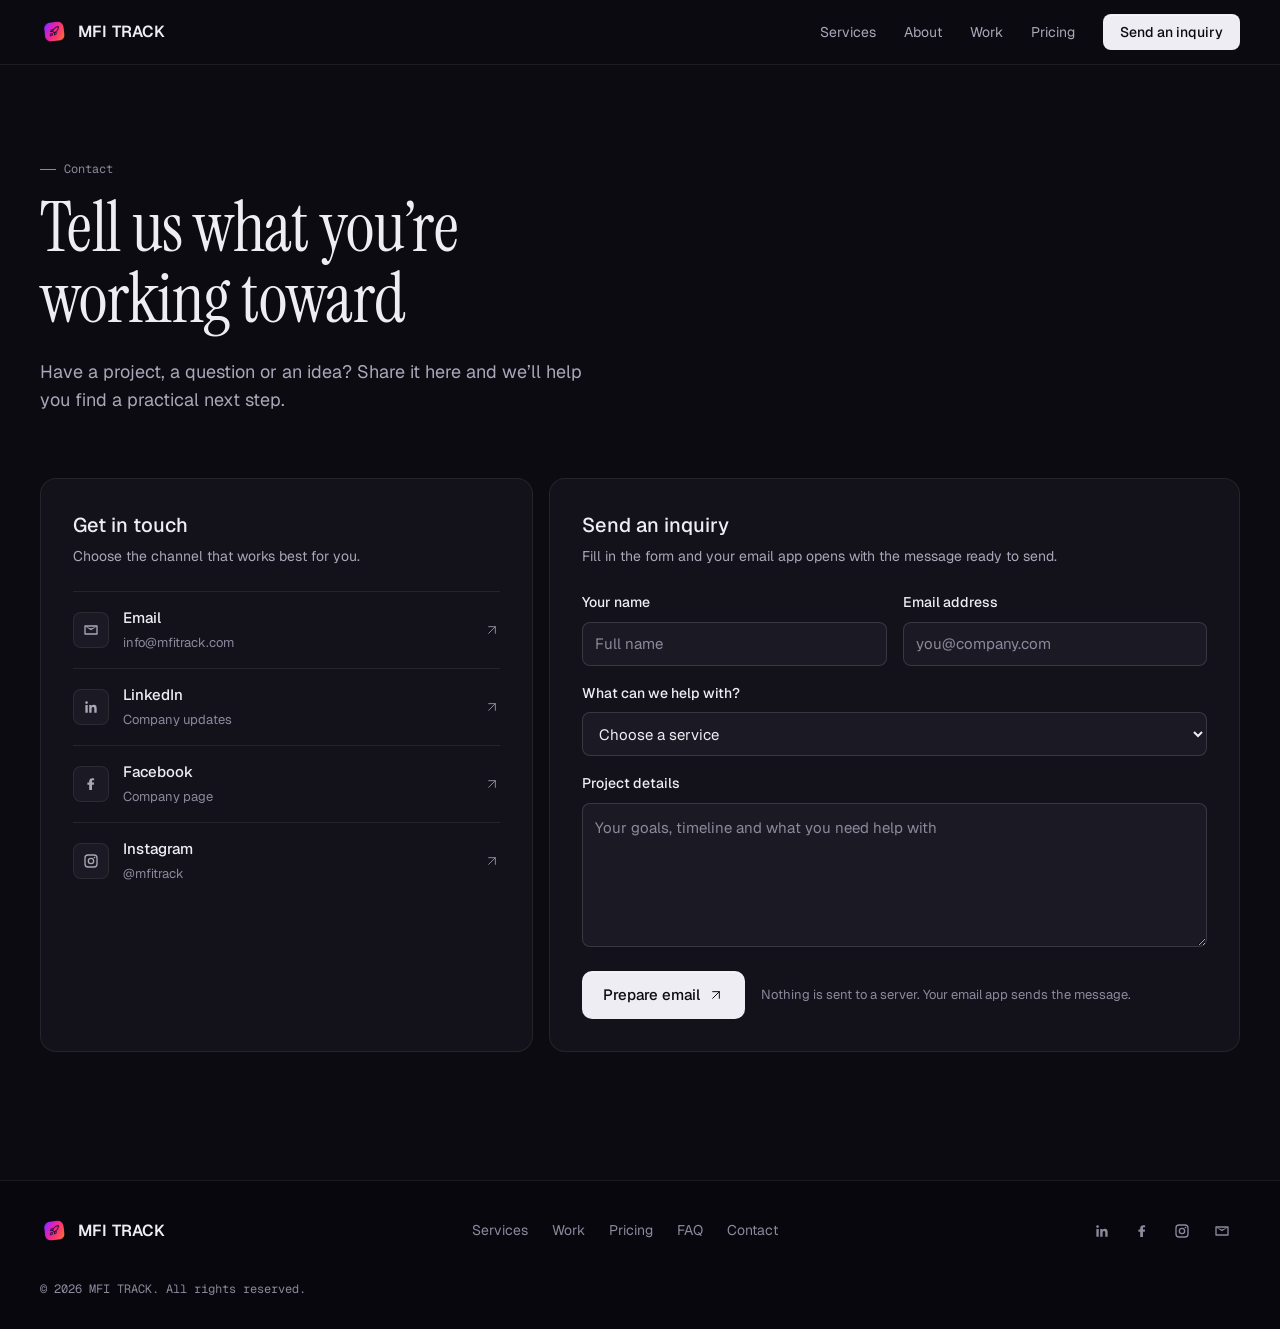
<file: contact.html>
<!doctype html>
<html lang="en">
<head>
<meta charset="utf-8">
<meta name="viewport" content="width=device-width, initial-scale=1">
<title>Contact MFI TRACK | Marketing, Website &amp; Sourcing Projects</title>
<meta name="description" content="Contact MFI TRACK about social media marketing, websites, Shopify, AI automation or China sourcing. Email info@mfitrack.com or send a project inquiry.">
<link rel="canonical" href="https://mfitrack.com/contact.html">
<meta name="robots" content="index,follow,max-image-preview:large">
<meta name="theme-color" content="#0c0b12">
<meta property="og:type" content="website">
<meta property="og:site_name" content="MFI TRACK">
<meta property="og:url" content="https://mfitrack.com/contact.html">
<meta property="og:title" content="Contact MFI TRACK">
<meta property="og:description" content="Tell us what you’re working toward. Marketing, websites, automation and sourcing support for growing businesses.">
<meta property="og:image" content="https://mfitrack.com/logo.png">
<meta name="twitter:card" content="summary">
<meta name="twitter:image" content="https://mfitrack.com/logo.png">
<link rel="icon" href="/favicon.svg" type="image/svg+xml">
<link rel="icon" href="/logo.png?v=4" type="image/png">
<link rel="apple-touch-icon" href="/logo.png?v=4">
<link rel="preconnect" href="https://fonts.googleapis.com">
<link rel="preconnect" href="https://fonts.gstatic.com" crossorigin>
<link rel="stylesheet" href="https://fonts.googleapis.com/css2?family=Geist:wght@400;500;600&family=Geist+Mono&family=Instrument+Serif&display=swap">
<link rel="stylesheet" href="/site.css?v=5">
<script type="application/ld+json">
{
"@context": "https://schema.org",
"@graph": [
{
"@type": "ContactPage",
"url": "https://mfitrack.com/contact.html",
"name": "Contact MFI TRACK",
"about": {
"@id": "https://mfitrack.com/#organization"
}
},
{
"@type": "BreadcrumbList",
"itemListElement": [
{
"@type": "ListItem",
"position": 1,
"name": "Home",
"item": "https://mfitrack.com/"
},
{
"@type": "ListItem",
"position": 2,
"name": "Contact",
"item": "https://mfitrack.com/contact.html"
}
]
}
]
}
</script>
</head>
<body>
<svg width="0" height="0" style="position:absolute" aria-hidden="true">
<symbol id="i-up-right" viewBox="0 0 24 24"><path d="M7 7h10v10"/><path d="M7 17 17 7"/></symbol>
<symbol id="i-menu" viewBox="0 0 24 24"><path d="M4 7h16"/><path d="M4 12h16"/><path d="M4 17h16"/></symbol>
</svg>
<a class="skip" href="#main">Skip to content</a>
<header class="topbar">
<div class="container nav">
<a class="brand" href="/" aria-label="MFI TRACK home">
<img src="/logo.png?v=4" width="28" height="28" alt="">
<span>MFI TRACK</span>
</a>
<button class="menu-toggle" aria-expanded="false" aria-controls="navlinks"><svg class="icon"><use href="#i-menu"/></svg>Menu</button>
<nav class="navlinks" id="navlinks" aria-label="Main">
<a href="/#services">Services</a>
<a href="/#about">About</a>
<a href="/#work">Work</a>
<a href="/#pricing">Pricing</a>
<a class="btn btn-primary btn-sm" href="#inquiry">Send an inquiry</a>
</nav>
</div>
</header>
<main id="main">
<section class="page-hero">
<div class="container">
<p class="kicker mono">Contact</p>
<h1 class="display" style="max-width:14ch">Tell us what you’re working toward</h1>
<p class="lead">Have a project, a question or an idea? Share it here and we’ll help you find a practical next step.</p>
</div>
</section>
<div class="container contact-grid">
<section class="panel" aria-labelledby="reach">
<h2 id="reach">Get in touch</h2>
<p class="sub">Choose the channel that works best for you.</p>
<a class="channel" href="mailto:info@mfitrack.com"><span class="ico"><svg viewBox="0 0 24 24" aria-hidden="true"><path d="M3 5h18a1 1 0 0 1 1 1v12a1 1 0 0 1-1 1H3a1 1 0 0 1-1-1V6a1 1 0 0 1 1-1zm9 7.2L4 7v10h16V7l-8 5.2zm0-2.4L19.2 7H4.8L12 9.8z"/></svg></span><span><strong>Email</strong><small>info@mfitrack.com</small></span><svg class="icon go"><use href="#i-up-right"/></svg></a>
<a class="channel" href="https://www.linkedin.com/company/mfi-track/" target="_blank" rel="noopener noreferrer"><span class="ico"><svg viewBox="0 0 24 24" aria-hidden="true"><path d="M20.45 20.45h-3.56v-5.57c0-1.33-.02-3.04-1.85-3.04-1.85 0-2.13 1.45-2.13 2.94v5.67H9.35V9h3.42v1.56h.05c.48-.9 1.64-1.85 3.38-1.85 3.61 0 4.28 2.37 4.28 5.45v6.29zM5.34 7.43a2.06 2.06 0 1 1 0-4.12 2.06 2.06 0 0 1 0 4.12zM7.12 20.45H3.56V9h3.56v11.45z"/></svg></span><span><strong>LinkedIn</strong><small>Company updates</small></span><svg class="icon go"><use href="#i-up-right"/></svg></a>
<a class="channel" href="https://www.facebook.com/profile.php?id=61596431692249" target="_blank" rel="noopener noreferrer"><span class="ico"><svg viewBox="0 0 24 24" aria-hidden="true"><path d="M13.5 21v-8h2.7l.4-3.1h-3.1V7.92c0-.9.25-1.52 1.55-1.52h1.65V3.62C15.9 3.53 14.95 3.45 14 3.45c-2.8 0-4.72 1.71-4.72 4.86V9.9H6.6V13h2.68v8h4.22z"/></svg></span><span><strong>Facebook</strong><small>Company page</small></span><svg class="icon go"><use href="#i-up-right"/></svg></a>
<a class="channel" href="https://www.instagram.com/mfitrack" target="_blank" rel="noopener noreferrer"><span class="ico"><svg viewBox="0 0 24 24" aria-hidden="true"><path d="M7.5 2h9A5.5 5.5 0 0 1 22 7.5v9a5.5 5.5 0 0 1-5.5 5.5h-9A5.5 5.5 0 0 1 2 16.5v-9A5.5 5.5 0 0 1 7.5 2zm0 2A3.5 3.5 0 0 0 4 7.5v9A3.5 3.5 0 0 0 7.5 20h9a3.5 3.5 0 0 0 3.5-3.5v-9A3.5 3.5 0 0 0 16.5 4h-9zM12 7a5 5 0 1 1 0 10 5 5 0 0 1 0-10zm0 2a3 3 0 1 0 0 6 3 3 0 0 0 0-6zm5.25-3.5a1.25 1.25 0 1 1 0 2.5 1.25 1.25 0 0 1 0-2.5z"/></svg></span><span><strong>Instagram</strong><small>@mfitrack</small></span><svg class="icon go"><use href="#i-up-right"/></svg></a>
</section>
<section class="panel" id="inquiry" aria-labelledby="inq">
<h2 id="inq">Send an inquiry</h2>
<p class="sub">Fill in the form and your email app opens with the message ready to send.</p>
<form id="contactForm">
<div class="fields">
<div class="field"><label for="name">Your name</label><input id="name" name="name" autocomplete="name" required placeholder="Full name"></div>
<div class="field"><label for="email">Email address</label><input id="email" name="email" type="email" autocomplete="email" required placeholder="you@company.com"></div>
<div class="field full"><label for="service">What can we help with?</label>
<select id="service" name="service" required>
<option value="">Choose a service</option>
<option>Digital marketing</option><option>IT services and AI</option><option>Web and e-commerce</option><option>Global sourcing</option><option>Business solutions</option><option>Training</option><option>Other or not sure</option>
</select>
</div>
<div class="field full"><label for="message">Project details</label><textarea id="message" name="message" required placeholder="Your goals, timeline and what you need help with"></textarea></div>
</div>
<div class="form-foot">
<button class="btn btn-primary" type="submit">Prepare email <svg class="icon"><use href="#i-up-right"/></svg></button>
<p class="hint" id="status" role="status">Nothing is sent to a server. Your email app sends the message.</p>
</div>
</form>
</section>
</div>
</main>
<footer class="footer">
<div class="container footer-inner">
<a class="brand" href="/"><img src="/logo.png?v=4" width="28" height="28" alt=""><span>MFI TRACK</span></a>
<nav class="footer-links" aria-label="Footer">
<a href="/#services">Services</a><a href="/#work">Work</a><a href="/#pricing">Pricing</a><a href="/#faq">FAQ</a><a href="/contact.html">Contact</a>
</nav>
<div class="footer-icons">
<a href="https://www.linkedin.com/company/mfi-track/" target="_blank" rel="noopener noreferrer" aria-label="MFI TRACK on LinkedIn"><svg viewBox="0 0 24 24" aria-hidden="true"><path d="M20.45 20.45h-3.56v-5.57c0-1.33-.02-3.04-1.85-3.04-1.85 0-2.13 1.45-2.13 2.94v5.67H9.35V9h3.42v1.56h.05c.48-.9 1.64-1.85 3.38-1.85 3.61 0 4.28 2.37 4.28 5.45v6.29zM5.34 7.43a2.06 2.06 0 1 1 0-4.12 2.06 2.06 0 0 1 0 4.12zM7.12 20.45H3.56V9h3.56v11.45z"/></svg></a>
<a href="https://www.facebook.com/profile.php?id=61596431692249" target="_blank" rel="noopener noreferrer" aria-label="MFI TRACK on Facebook"><svg viewBox="0 0 24 24" aria-hidden="true"><path d="M13.5 21v-8h2.7l.4-3.1h-3.1V7.92c0-.9.25-1.52 1.55-1.52h1.65V3.62C15.9 3.53 14.95 3.45 14 3.45c-2.8 0-4.72 1.71-4.72 4.86V9.9H6.6V13h2.68v8h4.22z"/></svg></a>
<a href="https://www.instagram.com/mfitrack" target="_blank" rel="noopener noreferrer" aria-label="MFI TRACK on Instagram"><svg viewBox="0 0 24 24" aria-hidden="true"><path d="M7.5 2h9A5.5 5.5 0 0 1 22 7.5v9a5.5 5.5 0 0 1-5.5 5.5h-9A5.5 5.5 0 0 1 2 16.5v-9A5.5 5.5 0 0 1 7.5 2zm0 2A3.5 3.5 0 0 0 4 7.5v9A3.5 3.5 0 0 0 7.5 20h9a3.5 3.5 0 0 0 3.5-3.5v-9A3.5 3.5 0 0 0 16.5 4h-9zM12 7a5 5 0 1 1 0 10 5 5 0 0 1 0-10zm0 2a3 3 0 1 0 0 6 3 3 0 0 0 0-6zm5.25-3.5a1.25 1.25 0 1 1 0 2.5 1.25 1.25 0 0 1 0-2.5z"/></svg></a>
<a href="mailto:info@mfitrack.com" aria-label="Email MFI TRACK"><svg viewBox="0 0 24 24" aria-hidden="true"><path d="M3 5h18a1 1 0 0 1 1 1v12a1 1 0 0 1-1 1H3a1 1 0 0 1-1-1V6a1 1 0 0 1 1-1zm9 7.2L4 7v10h16V7l-8 5.2zm0-2.4L19.2 7H4.8L12 9.8z"/></svg></a>
</div>
<p class="mono" style="width:100%;margin-top:8px">© <span id="year">2026</span> MFI TRACK. All rights reserved.</p>
</div>
</footer>
<script>
(function(){
var t=document.querySelector('.menu-toggle'),n=document.getElementById('navlinks');
t.addEventListener('click',function(){var o=n.classList.toggle('open');t.setAttribute('aria-expanded',String(o))});
var y=document.getElementById('year');if(y)y.textContent=new Date().getFullYear();
document.getElementById('contactForm').addEventListener('submit',function(e){
e.preventDefault();var d=new FormData(e.currentTarget);
var s=encodeURIComponent('MFI TRACK inquiry — '+d.get('service'));
var b=encodeURIComponent('Name: '+d.get('name')+'\nEmail: '+d.get('email')+'\nService: '+d.get('service')+'\n\nProject details:\n'+d.get('message'));
document.getElementById('status').textContent='Opening your email app…';
location.href='mailto:info@mfitrack.com?subject='+s+'&body='+b;
});
})();
</script>
</body>
</html>
</file>
<file: site.css>
/* MFI TRACK. Redesign based on unslop by Damir Sokolovsky (@heydamir), CC BY 4.0 */
:root{color-scheme:dark;--deep:#08070d;--bg:#0c0b12;--card:#13121a;--raised:#1b1a24;--text:#eeedf3;--text2:#a9a7b8;--muted:#8b899c;--line:rgba(238,237,243,.08);--line2:rgba(238,237,243,.14);--l-bg:#f4f3f6;--l-card:#ffffff;--l-raised:#ebeaef;--l-text:#15141d;--l-text2:#4e4c5a;--l-muted:#6c6a78;--l-line:rgba(21,20,29,.09);--accent:#ff7a5c;--accent-ink:#b9381f;--on-accent:#1c0c07;--sans:"Geist",ui-sans-serif,system-ui,-apple-system,"Segoe UI",sans-serif;--serif:"Instrument Serif",ui-serif,Georgia,serif;--mono:"Geist Mono",ui-monospace,SFMono-Regular,Menlo,monospace;--ease:cubic-bezier(.22,1,.36,1);--max:1200px;}*{box-sizing:border-box}html{scroll-behavior:smooth;scroll-padding-top:80px;-webkit-text-size-adjust:100%}body{margin:0;background:var(--bg);color:var(--text);font:400 15px/1.6 var(--sans);-webkit-font-smoothing:antialiased;text-rendering:optimizeLegibility}a{color:inherit;text-decoration:none}img{display:block;max-width:100%;height:auto}button,input,select,textarea{font:inherit;color:inherit}h1,h2,h3,p,ul,figure{margin:0}ul{padding:0;list-style:none}:focus-visible{outline:2px solid var(--accent);outline-offset:3px;border-radius:6px}.skip{position:absolute;left:-9999px;top:8px;background:var(--text);color:var(--bg);padding:8px 12px;border-radius:8px;z-index:50}.skip:focus{left:16px}.container{width:min(var(--max),calc(100% - 64px));margin-inline:auto}.mono{font-family:var(--mono);font-size:12px;line-height:16px;letter-spacing:0;font-variant-numeric:tabular-nums}.icon{width:16px;height:16px;flex:none;stroke:currentColor;fill:none;stroke-width:1.5;stroke-linecap:round;stroke-linejoin:round}.display{font-family:var(--serif);font-weight:400;letter-spacing:-.01em}h1.display{font-size:clamp(44px,5.4vw,72px);line-height:1.02}h2.display{font-size:clamp(36px,4.4vw,56px);line-height:1.05}h3{font-size:18px;line-height:26px;font-weight:500}.lead{font-size:18px;line-height:28px;color:var(--text2);max-width:36rem}.kicker{display:flex;align-items:center;gap:8px;color:var(--muted);margin-bottom:16px}.kicker:before{content:"";width:16px;height:1px;background:currentColor}.btn{display:inline-flex;align-items:center;justify-content:center;gap:8px;height:48px;padding:0 20px;border-radius:10px;border:1px solid transparent;font-weight:500;font-size:15px;cursor:pointer;white-space:nowrap;transition:background-color .16s var(--ease),border-color .16s var(--ease),color .16s var(--ease),transform .12s var(--ease)}.btn:active{transform:scale(.98)}.btn-primary{background:var(--text);color:var(--bg);box-shadow:inset 0 1px 0 rgba(255,255,255,.4)}.btn-primary:hover{background:#ffffff}.btn-secondary{background:var(--raised);border-color:var(--line2);color:var(--text);box-shadow:inset 0 1px 0 rgba(255,255,255,.06)}.btn-secondary:hover{background:#23222e}.btn-accent{background:var(--accent);color:var(--on-accent)}.btn-accent:hover{background:#ff8d73}.btn-dark{background:var(--l-text);color:#fff}.btn-dark:hover{background:#2a2935}.btn-quiet{background:transparent;border-color:var(--l-line);color:var(--l-text)}.btn-quiet:hover{background:var(--l-raised)}.btn-sm{height:36px;padding:0 16px;font-size:14px;border-radius:8px}.btn .icon{width:16px;height:16px}.topbar{position:sticky;top:0;z-index:30;background:rgba(12,11,18,.86);backdrop-filter:saturate(140%) blur(16px);-webkit-backdrop-filter:saturate(140%) blur(16px);border-bottom:1px solid var(--line)}.nav{height:64px;display:flex;align-items:center;justify-content:space-between;gap:24px}.brand{display:inline-flex;align-items:center;gap:10px;font-weight:600;font-size:16px;line-height:1;letter-spacing:.01em}.brand img{width:28px;height:28px}.navlinks{display:flex;align-items:center;gap:4px;font-size:14px}.navlinks a:not(.btn){padding:8px 12px;border-radius:8px;color:var(--text2);transition:color .16s var(--ease),background-color .16s var(--ease)}.navlinks a:not(.btn):hover{color:var(--text);background:var(--raised)}.navlinks .btn{margin-left:12px}.menu-toggle{display:none;align-items:center;gap:8px;height:36px;padding:0 12px;border-radius:8px;border:1px solid var(--line2);background:var(--raised);cursor:pointer;font-size:14px}.section{padding:128px 0}.section-head{max-width:44rem;margin-bottom:64px}.section-head .lead{margin-top:20px;font-size:17px;line-height:27px}.light{background:var(--l-bg);color:var(--l-text);color-scheme:light}.light .lead,.light p{color:var(--l-text2)}.light .kicker{color:var(--l-muted)}.deep{background:var(--deep)}.hero{padding:96px 0 0;overflow:hidden;border-bottom:1px solid var(--line)}.hero-top{display:grid;grid-template-columns:7fr 5fr;gap:64px;align-items:end}.hero h1{max-width:15ch}.hero-side .lead{margin-bottom:32px}.actions{display:flex;flex-wrap:wrap;gap:12px}.hero-board{margin-top:80px;animation:rise .6s var(--ease) .08s both}.hero-top{animation:rise .5s var(--ease) both}@keyframes rise{from{opacity:0;transform:translateY(10px)}to{opacity:1;transform:none}}.board{background:var(--card);border:1px solid var(--line2);border-bottom:0;border-radius:16px 16px 0 0;box-shadow:0 -1px 0 rgba(255,255,255,.04) inset;overflow:hidden}.board-bar{display:flex;align-items:center;justify-content:space-between;gap:16px;height:52px;padding:0 20px;border-bottom:1px solid var(--line)}.board-bar .left{display:flex;align-items:center;gap:12px;font-size:14px;font-weight:500}.board-bar .dots{display:flex;gap:6px}.board-bar .dots i{width:10px;height:10px;border-radius:50%;background:var(--raised);border:1px solid var(--line2)}.board-bar .sep{width:1px;height:16px;background:var(--line2)}.board-bar .meta{color:var(--muted)}.board-body{display:grid;grid-template-columns:1fr 280px}.weeks{padding:24px 24px 32px;border-right:1px solid var(--line)}.track{position:relative;display:grid;grid-template-columns:repeat(4,1fr);gap:16px;margin-bottom:20px}.track:before{content:"";position:absolute;left:8px;right:8px;top:7px;height:1px;background:var(--line2)}.track:after{content:"";position:absolute;left:8px;top:7px;height:1px;width:calc(50% + 7px);background:var(--accent)}.node{position:relative;z-index:1;display:flex;align-items:center;gap:0;color:var(--muted)}.node .mono{background:var(--card);padding:0 8px}.node i{width:15px;height:15px;border-radius:50%;border:1px solid var(--line2);background:var(--card);flex:none}.node.done i{background:var(--text);border-color:var(--text)}.node.now i{border:1px solid var(--accent);box-shadow:inset 0 0 0 3px var(--card);background:var(--accent)}.node.now{color:var(--text)}.posts{display:grid;grid-template-columns:repeat(4,1fr);gap:16px}.post{background:var(--raised);border:1px solid var(--line);border-radius:12px;padding:8px;display:flex;flex-direction:column;gap:12px}.post .thumb{aspect-ratio:4/5;border-radius:6px;overflow:hidden;background:#f0eff3}.post .thumb img{width:100%;height:100%;object-fit:cover;object-position:top center}.post-meta{padding:0 4px 4px}.post-meta strong{display:block;font-size:14px;line-height:20px;font-weight:500}.post-meta .row{display:flex;justify-content:space-between;align-items:center;margin-top:4px;color:var(--muted)}.status{display:inline-flex;align-items:center;gap:6px}.status:before{content:"";width:6px;height:6px;border-radius:50%;background:var(--muted)}.status.live:before{background:#4cc38a}.status.next:before{background:var(--accent)}.status.live,.status.next{color:var(--text2)}.aside{padding:24px}.aside h3{font-size:14px;line-height:20px;margin-bottom:4px}.aside .meta{color:var(--muted);margin-bottom:20px}.checks li{display:flex;gap:10px;align-items:flex-start;padding:12px 0;border-top:1px solid var(--line);font-size:14px;line-height:20px;color:var(--text2)}.checks li .icon{margin-top:2px;color:var(--muted)}.checks li.ok{color:var(--text)}.checks li.ok .icon{color:var(--text)}.checks .mono{margin-left:auto;color:var(--muted);padding-top:2px}.progress{margin-top:20px;padding-top:16px;border-top:1px solid var(--line)}.progress .row{display:flex;justify-content:space-between;color:var(--muted);margin-bottom:8px}.bar{height:4px;border-radius:4px;background:var(--raised);overflow:hidden}.bar i{display:block;height:100%;width:50%;background:var(--accent);border-radius:4px}.strip{border-bottom:1px solid var(--line)}.strip ul{display:grid;grid-template-columns:repeat(4,1fr)}.strip li{display:flex;align-items:center;gap:12px;padding:24px 0;font-size:14px;color:var(--text2)}.strip li + li{padding-left:24px;border-left:1px solid var(--line)}.strip .mono{color:var(--muted)}.services{display:grid;grid-template-columns:repeat(3,1fr);gap:16px}.svc{background:var(--l-card);border:1px solid var(--l-line);border-radius:16px;padding:32px 28px 28px;display:flex;flex-direction:column;box-shadow:0 1px 2px rgba(0,0,0,.04)}.svc .mono{color:var(--l-muted)}.svc h3{font-size:22px;line-height:28px;margin:24px 0 12px;color:var(--l-text)}.svc > p{font-size:15px;line-height:24px}.svc ul{margin:24px 0 0;flex:1}.svc li{display:flex;align-items:center;gap:10px;min-height:40px;border-top:1px solid var(--l-line);font-size:14px;color:var(--l-text)}.svc li .icon{color:var(--l-muted)}.svc .tag{margin-top:24px;color:var(--l-muted)}.split{display:grid;grid-template-columns:1fr 1fr;gap:80px;align-items:center}.split .lead{margin:24px 0 32px}.ticks li{display:flex;gap:12px;padding:12px 0;border-top:1px solid var(--line);color:var(--text2);font-size:15px;line-height:24px}.ticks li:last-child{border-bottom:1px solid var(--line)}.ticks .icon{margin-top:4px;color:var(--text)}.split .btn{margin-top:32px}.vtrack{background:var(--card);border:1px solid var(--line);border-radius:16px;padding:12px 32px}.vstep{position:relative;display:grid;grid-template-columns:16px 1fr;gap:20px;padding:24px 0}.vstep:before{content:"";position:absolute;left:7px;top:44px;bottom:-24px;width:1px;background:var(--line2)}.vstep:last-child:before{display:none}.vstep i{width:15px;height:15px;margin-top:5px;border-radius:50%;border:1px solid var(--line2);background:var(--card)}.vstep:first-child i{background:var(--text);border-color:var(--text)}.vstep .mono{color:var(--muted)}.vstep h3{margin:4px 0 6px}.vstep p{color:var(--text2);font-size:14px;line-height:22px}.filters{display:flex;flex-wrap:wrap;gap:4px;padding:4px;margin-bottom:32px;border:1px solid var(--line);border-radius:12px;width:max-content;max-width:100%;background:var(--card)}.filter{height:32px;padding:0 12px;border-radius:8px;border:0;background:transparent;color:var(--text2);font-size:14px;cursor:pointer;transition:background-color .16s var(--ease),color .16s var(--ease)}.filter:hover{color:var(--text)}.filter[aria-pressed="true"]{background:var(--raised);color:var(--text);box-shadow:inset 0 1px 0 rgba(255,255,255,.08),0 0 0 1px var(--line2)}.gallery{display:grid;grid-template-columns:repeat(3,1fr);gap:24px 16px}.work{display:flex;flex-direction:column;gap:16px}.work[hidden]{display:none}.work .mat{height:300px;border-radius:12px;background:var(--card);border:1px solid var(--line);display:flex;align-items:center;justify-content:center;padding:16px;overflow:hidden}.work .mat img{max-height:100%;width:auto;max-width:100%;object-fit:contain;border-radius:4px;box-shadow:0 1px 2px rgba(0,0,0,.3),0 8px 24px rgba(0,0,0,.25)}.work figcaption{padding:0 4px}.work .mono{color:var(--muted)}.work h3{font-size:16px;line-height:24px;margin:4px 0 2px}.work p{color:var(--text2);font-size:14px;line-height:22px}.fineprint{margin-top:48px;max-width:44rem;color:var(--muted);font-size:13px;line-height:20px}.steps{position:relative;display:grid;grid-template-columns:repeat(3,1fr);gap:32px}.steps:before{content:"";position:absolute;left:0;right:0;top:7px;height:1px;background:var(--line2)}.step i{position:relative;display:block;width:15px;height:15px;border-radius:50%;border:1px solid var(--line2);background:var(--bg);margin-bottom:32px}.step:first-child i{background:var(--text);border-color:var(--text)}.step .mono{color:var(--muted)}.step h3{font-size:22px;line-height:28px;margin:8px 0 12px}.step p{color:var(--text2);max-width:30ch}.prices{display:grid;grid-template-columns:repeat(4,1fr);gap:16px;align-items:stretch}.price{position:relative;display:flex;flex-direction:column;background:var(--l-card);border:1px solid var(--l-line);border-radius:16px;padding:28px 24px 24px;box-shadow:0 1px 2px rgba(0,0,0,.04)}.price .label{height:16px;color:var(--l-muted)}.price h3{font-size:18px;margin-top:16px;color:var(--l-text)}.amount{display:flex;align-items:baseline;gap:6px;margin:12px 0 16px;color:var(--l-text)}.amount strong{font-size:40px;line-height:1;font-weight:500;letter-spacing:-.02em;font-variant-numeric:tabular-nums}.amount span{color:var(--l-muted);font-size:14px}.price > p{font-size:14px;line-height:22px;min-height:44px}.price ul{margin:24px 0;flex:1}.price li{display:flex;gap:10px;padding:8px 0;font-size:14px;line-height:20px;color:var(--l-text)}.price li .icon{margin-top:2px;color:var(--l-muted)}.price .btn{width:100%}.price.featured{background:var(--bg);border-color:var(--bg);color:var(--text);box-shadow:0 8px 24px rgba(12,11,18,.18)}.price.featured h3,.price.featured .amount,.price.featured li{color:var(--text)}.price.featured > p{color:var(--text2)}.price.featured .amount span,.price.featured li .icon{color:var(--muted)}.price.featured .label{color:var(--accent);display:flex;align-items:center;gap:6px}.price.featured .label:before{content:"";width:6px;height:6px;border-radius:50%;background:var(--accent)}.light .fineprint{color:var(--l-muted)}.training{display:flex;align-items:center;justify-content:space-between;gap:32px;padding:48px;border:1px solid var(--line);border-radius:20px;background:var(--card)}.training .lead{margin-top:12px;font-size:16px;line-height:26px}.soon{display:inline-flex;align-items:center;gap:8px;height:32px;padding:0 12px;border-radius:8px;border:1px solid var(--line2);color:var(--text2);white-space:nowrap}.soon:before{content:"";width:6px;height:6px;border-radius:50%;background:var(--muted)}.faq{display:grid;grid-template-columns:repeat(2,1fr);gap:0 64px}.faq article{padding:28px 0;border-top:1px solid var(--line)}.faq h3{margin-bottom:8px}.faq p{color:var(--text2);font-size:15px;line-height:24px}.contact{text-align:left;display:grid;grid-template-columns:1fr 1fr;gap:64px;align-items:end;padding-top:64px;border-top:1px solid var(--line)}.contact .lead{margin-top:20px}.mail{display:inline-flex;align-items:center;gap:12px;font-family:var(--serif);font-size:clamp(30px,3.4vw,44px);line-height:1.1;border-bottom:1px solid var(--line2);padding-bottom:8px;transition:border-color .16s var(--ease)}.mail:hover{border-color:var(--accent)}.mail .icon{width:24px;height:24px;color:var(--muted)}.socials{display:flex;flex-wrap:wrap;gap:8px;margin-top:32px}.socials a{display:inline-flex;align-items:center;gap:10px;height:44px;padding:0 16px 0 12px;border:1px solid var(--line2);border-radius:10px;background:var(--card);font-size:14px;color:var(--text2);transition:color .16s var(--ease),background-color .16s var(--ease)}.socials a:hover{color:var(--text);background:var(--raised)}.socials svg{width:16px;height:16px;fill:currentColor}.footer{border-top:1px solid var(--line);background:var(--deep);padding:32px 0;color:var(--muted);font-size:14px}.footer-inner{display:flex;align-items:center;justify-content:space-between;gap:24px;flex-wrap:wrap}.footer-links{display:flex;gap:4px;flex-wrap:wrap}.footer-links a{padding:6px 10px;border-radius:8px;transition:color .16s var(--ease)}.footer-links a:hover{color:var(--text)}.footer .brand{color:var(--text)}.footer-icons{display:flex;gap:4px}.footer-icons a{width:36px;height:36px;display:grid;place-items:center;border-radius:8px;transition:color .16s var(--ease),background-color .16s var(--ease)}.footer-icons a:hover{color:var(--text);background:var(--raised)}.footer-icons svg{width:16px;height:16px;fill:currentColor}.page-hero{padding:96px 0 64px}.page-hero .lead{margin-top:24px}.contact-grid{display:grid;grid-template-columns:5fr 7fr;gap:16px;padding-bottom:128px}.panel{background:var(--card);border:1px solid var(--line);border-radius:16px;padding:32px}.panel h2{font-size:20px;line-height:28px;font-weight:500}.panel .sub{color:var(--text2);margin:6px 0 24px;font-size:14px}.channel{display:flex;align-items:center;gap:14px;padding:14px 0;border-top:1px solid var(--line);transition:color .16s var(--ease)}.channel .ico{width:36px;height:36px;display:grid;place-items:center;border-radius:8px;background:var(--raised);border:1px solid var(--line);color:var(--text2);flex:none}.channel .ico svg{width:16px;height:16px;fill:currentColor}.channel strong{display:block;font-weight:500;font-size:15px}.channel small{color:var(--muted);font-size:13px}.channel:hover .ico{color:var(--text)}.channel .go{margin-left:auto;color:var(--muted)}.fields{display:grid;grid-template-columns:1fr 1fr;gap:16px}.field{display:grid;gap:8px}.field.full{grid-column:1/-1}.field label{font-size:14px;font-weight:500}.field input,.field select,.field textarea{width:100%;height:44px;padding:0 12px;border-radius:8px;background:var(--raised);border:1px solid var(--line2);outline:none;transition:border-color .16s var(--ease)}.field textarea{height:auto;min-height:144px;padding:12px;resize:vertical}.field input:focus,.field select:focus,.field textarea:focus{border-color:var(--text2)}.field input::placeholder,.field textarea::placeholder{color:var(--muted)}.form-foot{display:flex;align-items:center;gap:16px;margin-top:24px;flex-wrap:wrap}.hint{color:var(--muted);font-size:13px;line-height:20px}@media (max-width:1080px){.board-body{grid-template-columns:1fr}.aside{display:none}.weeks{border-right:0}.prices{grid-template-columns:repeat(2,1fr)}.split{gap:48px}}@media (max-width:900px){.navlinks{display:none;position:absolute;top:64px;left:0;right:0;flex-direction:column;align-items:stretch;gap:2px;padding:12px 24px 20px;background:var(--bg);border-bottom:1px solid var(--line)}.navlinks.open{display:flex}.navlinks a:not(.btn){padding:10px 12px}.navlinks .btn{margin:8px 0 0}.menu-toggle{display:inline-flex}.hero-top,.split,.contact,.contact-grid{grid-template-columns:1fr}.services,.steps{grid-template-columns:1fr}.steps:before{display:none}.gallery{grid-template-columns:repeat(2,1fr)}.strip ul{grid-template-columns:repeat(2,1fr)}.strip li:nth-child(3){padding-left:0;border-left:0}.strip li:nth-child(n+3){border-top:1px solid var(--line)}.faq{grid-template-columns:1fr}}@media (max-width:640px){.container{width:calc(100% - 40px)}.section{padding:80px 0}.section-head{margin-bottom:40px}.hero{padding-top:56px}h1.display{font-size:42px}h2.display{font-size:36px}.lead{font-size:17px;line-height:27px}.hero-board{margin-top:48px}.hero-top{gap:24px}.board-bar .dots,.board-bar .sep,.board-bar > .meta{display:none}.board-bar{padding:0 16px}.weeks{padding:20px 16px 24px}.track,.posts{grid-template-columns:repeat(2,1fr)}.track .node:nth-child(n+3),.posts .post:nth-child(n+3){display:none}.gallery{grid-template-columns:1fr}.work .mat{height:260px}.prices{grid-template-columns:1fr}.training{flex-direction:column;align-items:flex-start;padding:28px}.fields{grid-template-columns:1fr}.panel{padding:24px}.filters{width:100%}}@media (prefers-reduced-motion:reduce){*,*:before,*:after{animation:none!important;transition:none!important;scroll-behavior:auto!important}}
</file>
